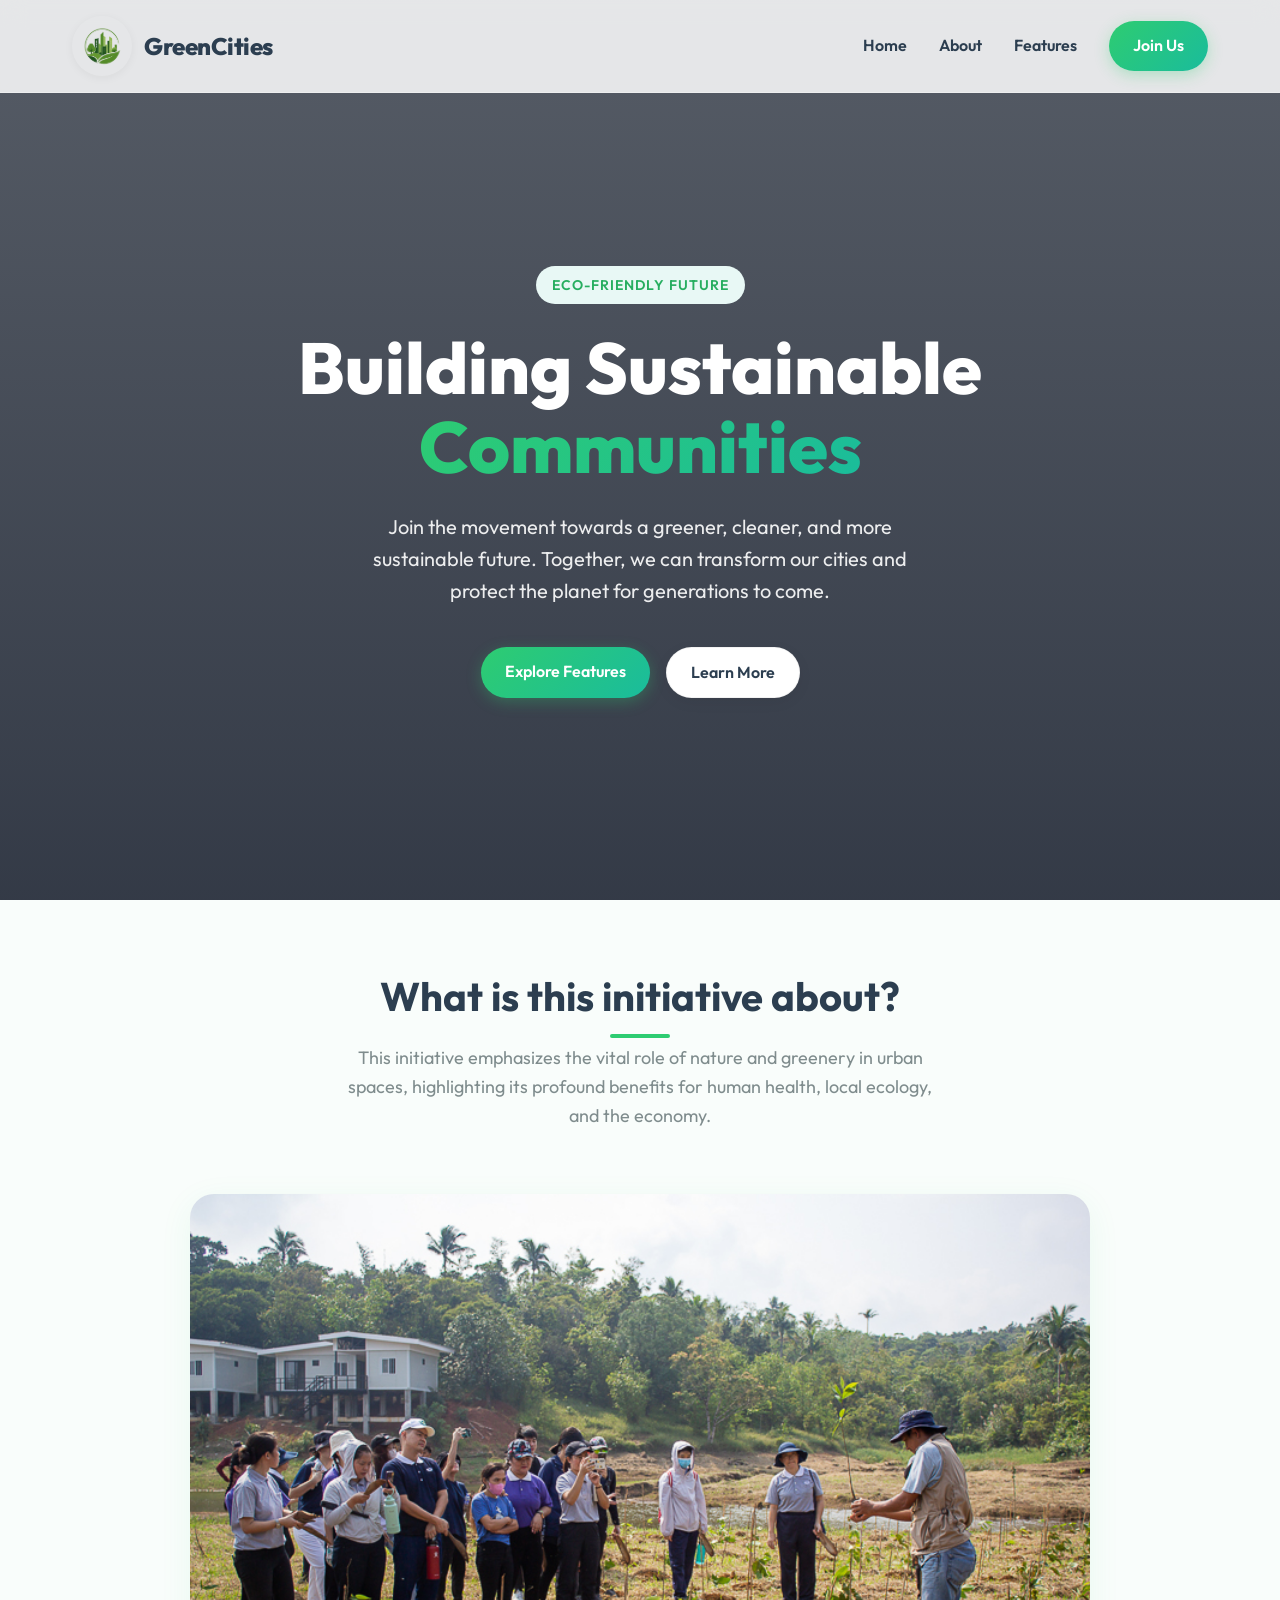
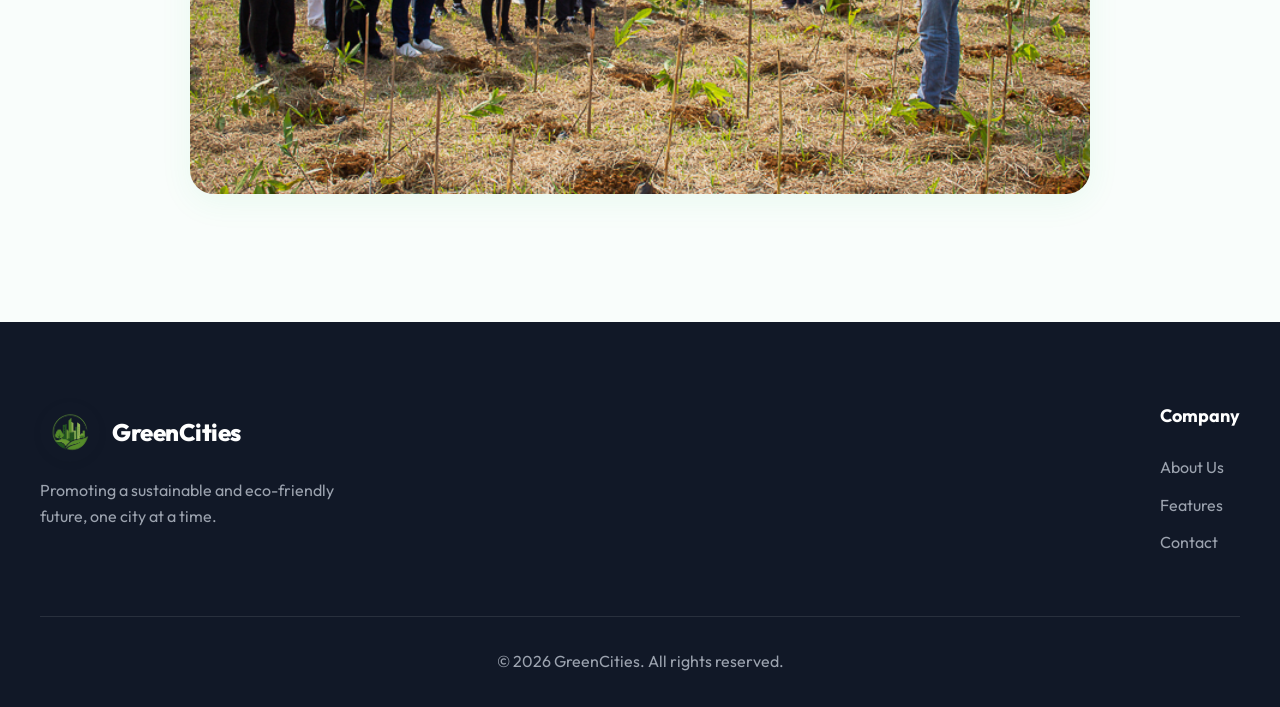
<file: index.html>
<!DOCTYPE html>
<html lang="en">

<head>
    <meta charset="UTF-8">
    <meta name="viewport" content="width=device-width, initial-scale=1.0">
    <meta name="description" content="GreenCities - Promoting a sustainable future through eco-friendly initiatives.">
    <title>GreenCities | Sustainability for a Better Tomorrow</title>
    <link rel="preconnect" href="https://fonts.googleapis.com">
    <link rel="preconnect" href="https://fonts.gstatic.com" crossorigin>
    <link href="https://fonts.googleapis.com/css2?family=Outfit:wght@300;400;600;800&display=swap" rel="stylesheet">
    <link rel="stylesheet" href="style.css">
</head>

<body>
    <header class="glass-header">
        <div class="header-container">
            <div class="logo-space">
                <img src="images/GreenCitiesLogo.png" alt="GreenCities Logo" class="logo">
                <span class="logo-text">GreenCities</span>
            </div>
            <nav>
                <ul class="nav-links">
                    <li><a href="index.html">Home</a></li>
                    <li><a href="about.html">About</a></li>
                    <li><a href="features.html">Features</a></li>
                    <li><a href="contact.html" class="btn-primary">Join Us</a></li>
                </ul>
            </nav>
        </div>
    </header>

    <main>
        <section id="home" class="hero">
            <div class="hero-content">
                <div class="badge">Eco-Friendly Future</div>
                <h1>Building Sustainable <span class="highlight">Communities</span></h1>
                <p>Join the movement towards a greener, cleaner, and more sustainable future. Together, we can transform
                    our cities and protect the planet for generations to come.</p>
                <div class="hero-actions">
                    <a href="features.html" class="btn-primary">Explore Features</a>
                    <a href="about.html" class="btn-secondary">Learn More</a>
                </div>
            </div>
        </section>

        <section id="initiatives" class="initiative-section">
            <div class="initiative-container">
                <div class="section-header">
                    <h2>What is this initiative about?</h2>
                    <p>This initiative emphasizes the vital role of nature and greenery in urban spaces, highlighting
                        its profound benefits for human health, local ecology, and the economy.</p>
                </div>
            </div>
            <div class="initiative-image-wrapper">
                <img src="images/initiative.jpg" alt="Community tree planting initiative">
            </div>
        </section>
    </main>

    <footer>
        <div class="footer-content">
            <div class="footer-brand">
                <div class="logo-space footer-logo">
                    <img src="images/GreenCitiesLogo.png" alt="GreenCities Logo" class="logo">
                    <span class="logo-text">GreenCities</span>
                </div>
                <p>Promoting a sustainable and eco-friendly future, one city at a time.</p>
            </div>
            <div class="footer-links">
                <div class="link-group">
                    <h4>Company</h4>
                    <a href="about.html">About Us</a>
                    <a href="features.html">Features</a>
                    <a href="contact.html">Contact</a>
                </div>

            </div>
        </div>
        <div class="footer-bottom">
            <p>&copy; 2026 GreenCities. All rights reserved.</p>
        </div>
    </footer>
</body>

</html>
</file>
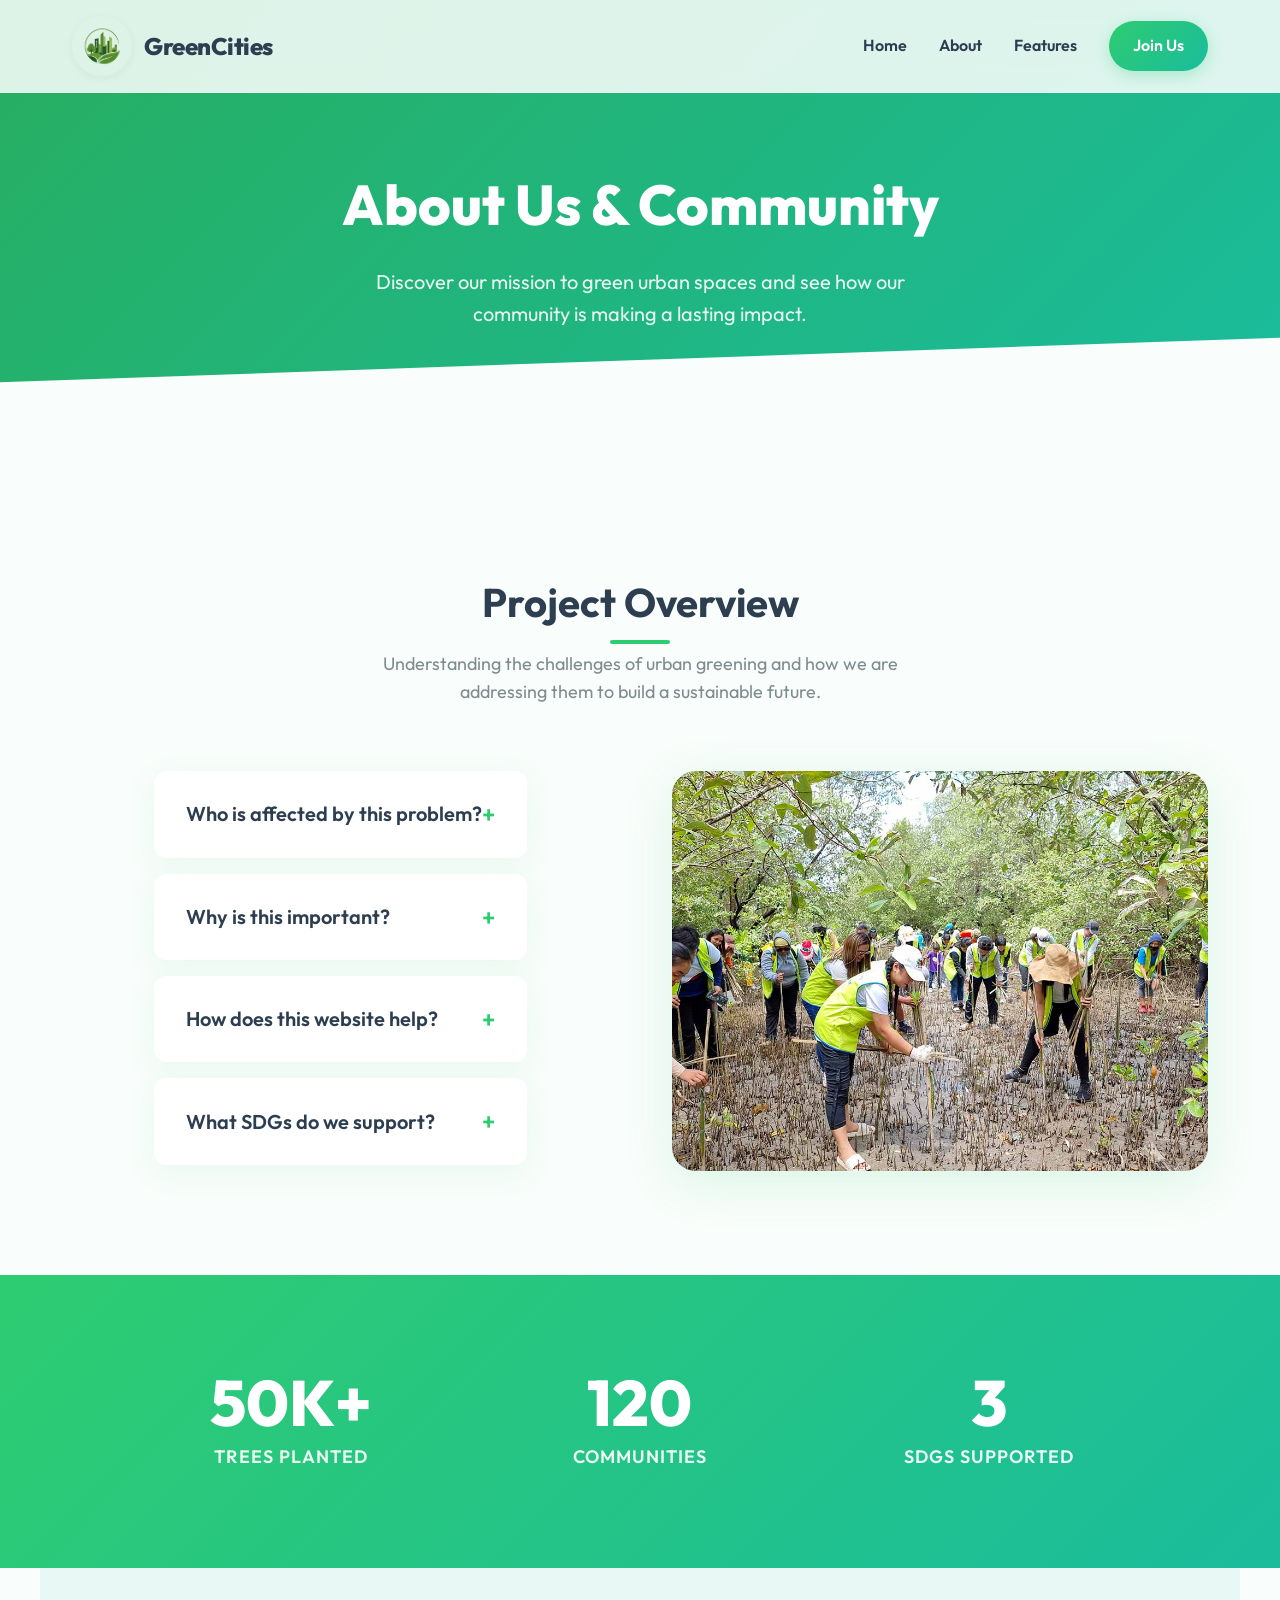
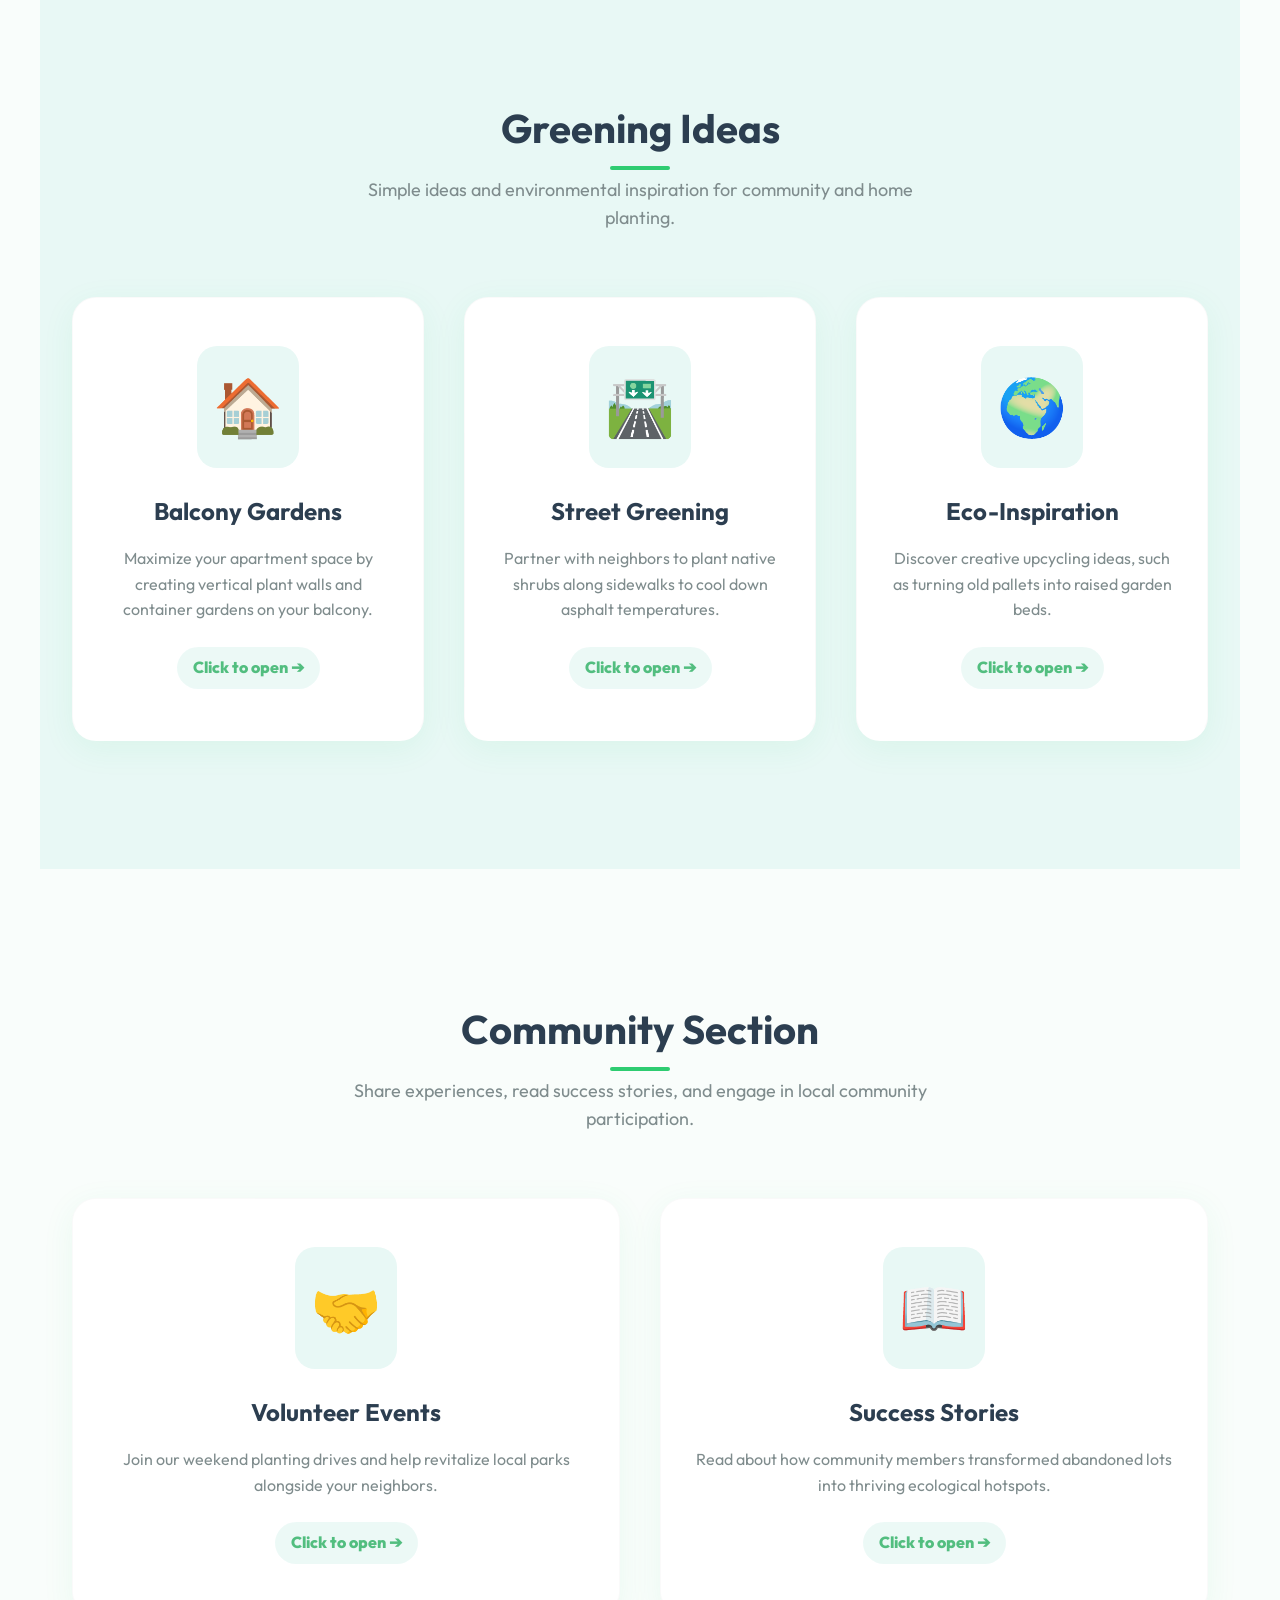
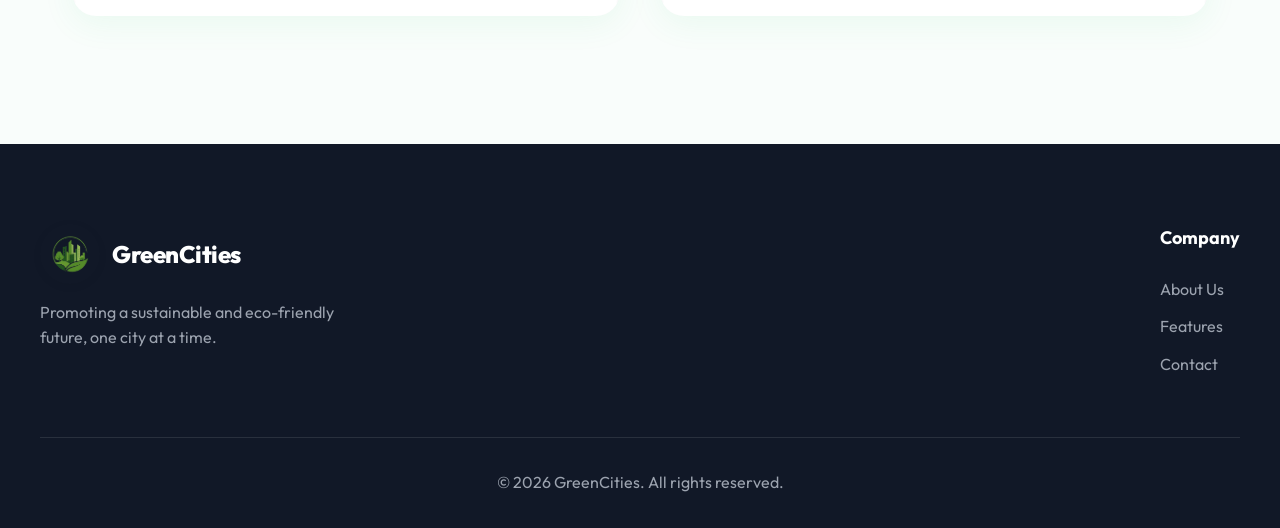
<file: about.html>
<!DOCTYPE html>
<html lang="en">

<head>
    <meta charset="UTF-8">
    <meta name="viewport" content="width=device-width, initial-scale=1.0">
    <meta name="description" content="GreenCities - About Us and Community.">
    <title>GreenCities | About Us</title>
    <link rel="preconnect" href="https://fonts.googleapis.com">
    <link rel="preconnect" href="https://fonts.gstatic.com" crossorigin>
    <link href="https://fonts.googleapis.com/css2?family=Outfit:wght@300;400;600;800&display=swap" rel="stylesheet">
    <link rel="stylesheet" href="style.css">
</head>

<body>
    <header class="glass-header">
        <div class="header-container">
            <div class="logo-space">
                <img src="images/GreenCitiesLogo.png" alt="GreenCities Logo" class="logo">
                <span class="logo-text">GreenCities</span>
            </div>
            <nav>
                <ul class="nav-links">
                    <li><a href="index.html">Home</a></li>
                    <li><a href="about.html">About</a></li>
                    <li><a href="features.html">Features</a></li>
                    <li><a href="contact.html" class="btn-primary">Join Us</a></li>
                </ul>
            </nav>
        </div>
    </header>

    <main>
        <section class="page-hero">
            <h1>About Us & Community</h1>
            <p>Discover our mission to green urban spaces and see how our community is making a lasting impact.</p>
        </section>

        <section id="our-mission" class="features" style="padding-bottom: 6rem;">
            <div class="section-header">
                <h2>Project Overview</h2>
                <p>Understanding the challenges of urban greening and how we are addressing them to build a sustainable
                    future.</p>
            </div>

            <div class="split-layout">
                <div class="accordion">
                    <details class="accordion-item">
                        <summary class="accordion-summary">Who is affected by this problem?</summary>
                        <div class="accordion-content">
                            <div class="accordion-inner">
                                <p><strong>Residents in hot, dry urban areas</strong> are the most affected, especially
                                    individuals and local volunteers eager to plant trees but lacking proper guidance.
                                    Without reliable information, local governments and environmental groups struggle to
                                    promote urban greening, ultimately leaving future generations to face worsening climate
                                    conditions and a lack of green spaces.</p>
                            </div>
                        </div>
                    </details>

                    <details class="accordion-item">
                        <summary class="accordion-summary">Why is this important?</summary>
                        <div class="accordion-content">
                            <div class="accordion-inner">
                                <p>Many people want to help the environment, but without clear guidance, they may choose the
                                    wrong plants or care for them incorrectly, leading to failed efforts. This impacts
                                    entire communities, making cities hotter, less sustainable, and highly vulnerable to
                                    climate change.</p>
                            </div>
                        </div>
                    </details>

                    <details class="accordion-item">
                        <summary class="accordion-summary">How does this website help?</summary>
                        <div class="accordion-content">
                            <div class="accordion-inner">
                                <p>We serve as a <strong>centralized platform</strong> providing clear, reliable guidance
                                    tailored for hot and dry climates. By offering step-by-step instructions, plant
                                    selection tools, visual tutorials, and interactive community features, we empower users
                                    to succeed in their sustainable urban development efforts.</p>
                            </div>
                        </div>
                    </details>

                    <details class="accordion-item">
                        <summary class="accordion-summary">What SDGs do we support?</summary>
                        <div class="accordion-content">
                            <div class="accordion-inner">
                                <ul style="list-style-position: inside; padding-top: 0.5rem;">
                                    <li style="margin-bottom: 0.5rem;"><strong>SDG 11 (Sustainable Cities):</strong>
                                        Promoting greener spaces to enhance public health and livability.</li>
                                    <li style="margin-bottom: 0.5rem;"><strong>SDG 13 (Climate Action):</strong> Reducing
                                        CO2 levels and mitigating urban heat through tree planting.</li>
                                    <li><strong>SDG 15 (Life on Land):</strong> Supporting biodiversity by restoring urban
                                        ecosystems with native plants.</li>
                                </ul>
                            </div>
                        </div>
                    </details>
                </div>
                <div class="split-image">
                    <img src="images/communityPlanting.jpg" alt="Community Planting">
                </div>
            </div>
        </section>

        <section class="impact-section">
            <div class="impact-grid">
                <div class="impact-card">
                    <h3>50K+</h3>
                    <p>Trees Planted</p>
                </div>
                <div class="impact-card">
                    <h3>120</h3>
                    <p>Communities</p>
                </div>
                <div class="impact-card">
                    <h3>3</h3>
                    <p>SDGs Supported</p>
                </div>
            </div>
        </section>
        <section id="greening-ideas" class="features" style="background-color: var(--primary-light);">
            <div class="section-header">
                <h2>Greening Ideas</h2>
                <p>Simple ideas and environmental inspiration for community and home planting.</p>
            </div>
            <div class="feature-grid">
                <a href="green-ideas.html#balcony-gardens" class="feature-link">
                    <div class="feature-card">
                        <div class="icon">🏠</div>
                        <h3>Balcony Gardens</h3>
                        <p>Maximize your apartment space by creating vertical plant walls and container gardens on your
                            balcony.</p>
                    </div>
                </a>
                <a href="green-ideas.html#street-greening" class="feature-link">
                    <div class="feature-card">
                        <div class="icon">🛣️</div>
                        <h3>Street Greening</h3>
                        <p>Partner with neighbors to plant native shrubs along sidewalks to cool down asphalt
                            temperatures.</p>
                    </div>
                </a>
                <a href="green-ideas.html#eco-inspiration" class="feature-link">
                    <div class="feature-card">
                        <div class="icon">🌍</div>
                        <h3>Eco-Inspiration</h3>
                        <p>Discover creative upcycling ideas, such as turning old pallets into raised garden beds.</p>
                    </div>
                </a>
            </div>
        </section>

        <section id="community" class="features">
            <div class="section-header">
                <h2>Community Section</h2>
                <p>Share experiences, read success stories, and engage in local community participation.</p>
            </div>
            <div class="feature-grid">
                <a href="volunteer-events.html" class="feature-link">
                    <div class="feature-card">
                        <div class="icon">🤝</div>
                        <h3>Volunteer Events</h3>
                        <p>Join our weekend planting drives and help revitalize local parks alongside your neighbors.
                        </p>
                    </div>
                </a>
                <a href="success-stories.html" class="feature-link">
                    <div class="feature-card">
                        <div class="icon">📖</div>
                        <h3>Success Stories</h3>
                        <p>Read about how community members transformed abandoned lots into thriving ecological
                            hotspots.</p>
                    </div>
                </a>
            </div>
        </section>
    </main>

    <footer>
        <div class="footer-content">
            <div class="footer-brand">
                <div class="logo-space footer-logo">
                    <img src="images/GreenCitiesLogo.png" alt="GreenCities Logo" class="logo">
                    <span class="logo-text">GreenCities</span>
                </div>
                <p>Promoting a sustainable and eco-friendly future, one city at a time.</p>
            </div>
            <div class="footer-links">
                <div class="link-group">
                    <h4>Company</h4>
                    <a href="about.html">About Us</a>
                    <a href="features.html">Features</a>
                    <a href="contact.html">Contact</a>
                </div>

            </div>
        </div>
        <div class="footer-bottom">
            <p>&copy; 2026 GreenCities. All rights reserved.</p>
        </div>
    </footer>



    <script>
        const accordions = document.querySelectorAll('.accordion-item');
        accordions.forEach(acc => {
            const summary = acc.querySelector('.accordion-summary');
            summary.addEventListener('click', (e) => {
                e.preventDefault();
                const isOpen = acc.hasAttribute('open');

                accordions.forEach(other => {
                    if (other !== acc && other.hasAttribute('open')) {
                        other.classList.remove('is-open');
                        setTimeout(() => other.removeAttribute('open'), 400);
                    }
                });

                if (isOpen) {
                    acc.classList.remove('is-open');
                    setTimeout(() => acc.removeAttribute('open'), 400);
                } else {
                    acc.setAttribute('open', '');
                    setTimeout(() => acc.classList.add('is-open'), 10);
                }
            });
        });
    </script>
</body>

</html>
</file>
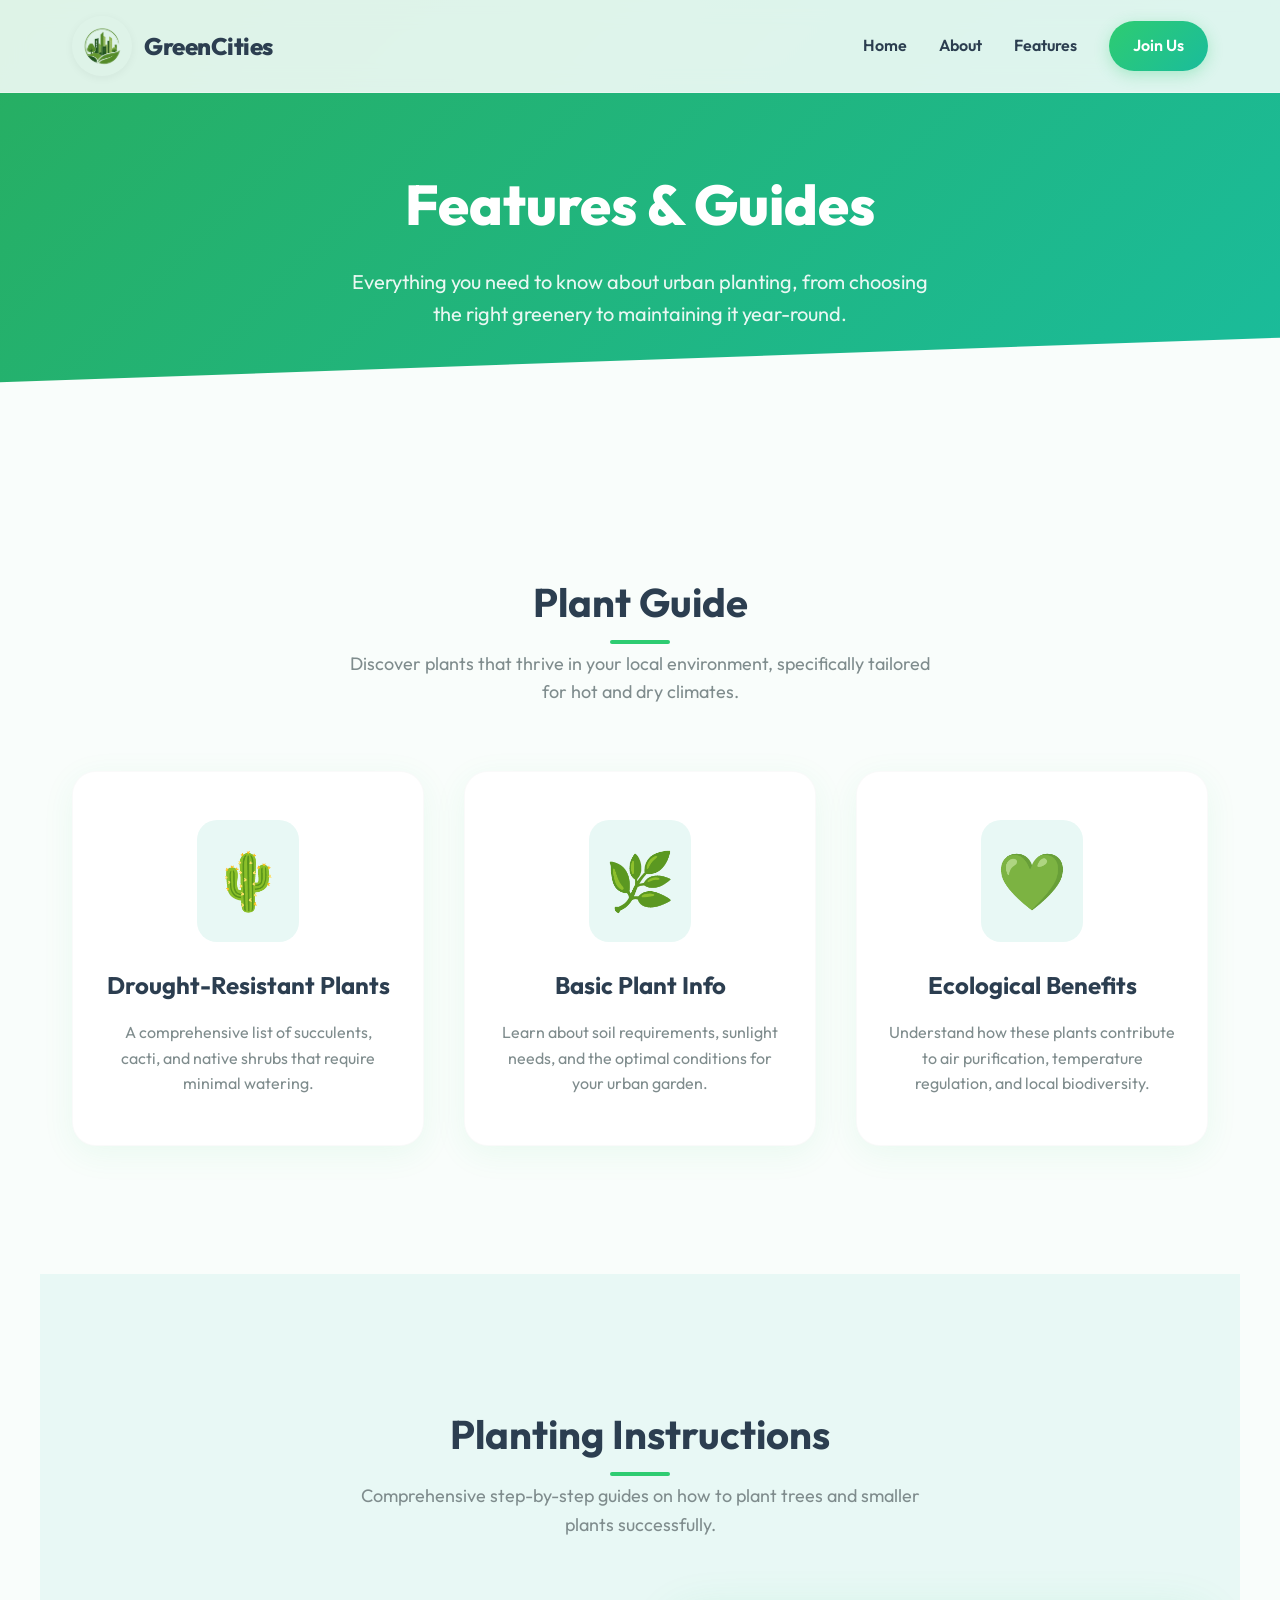
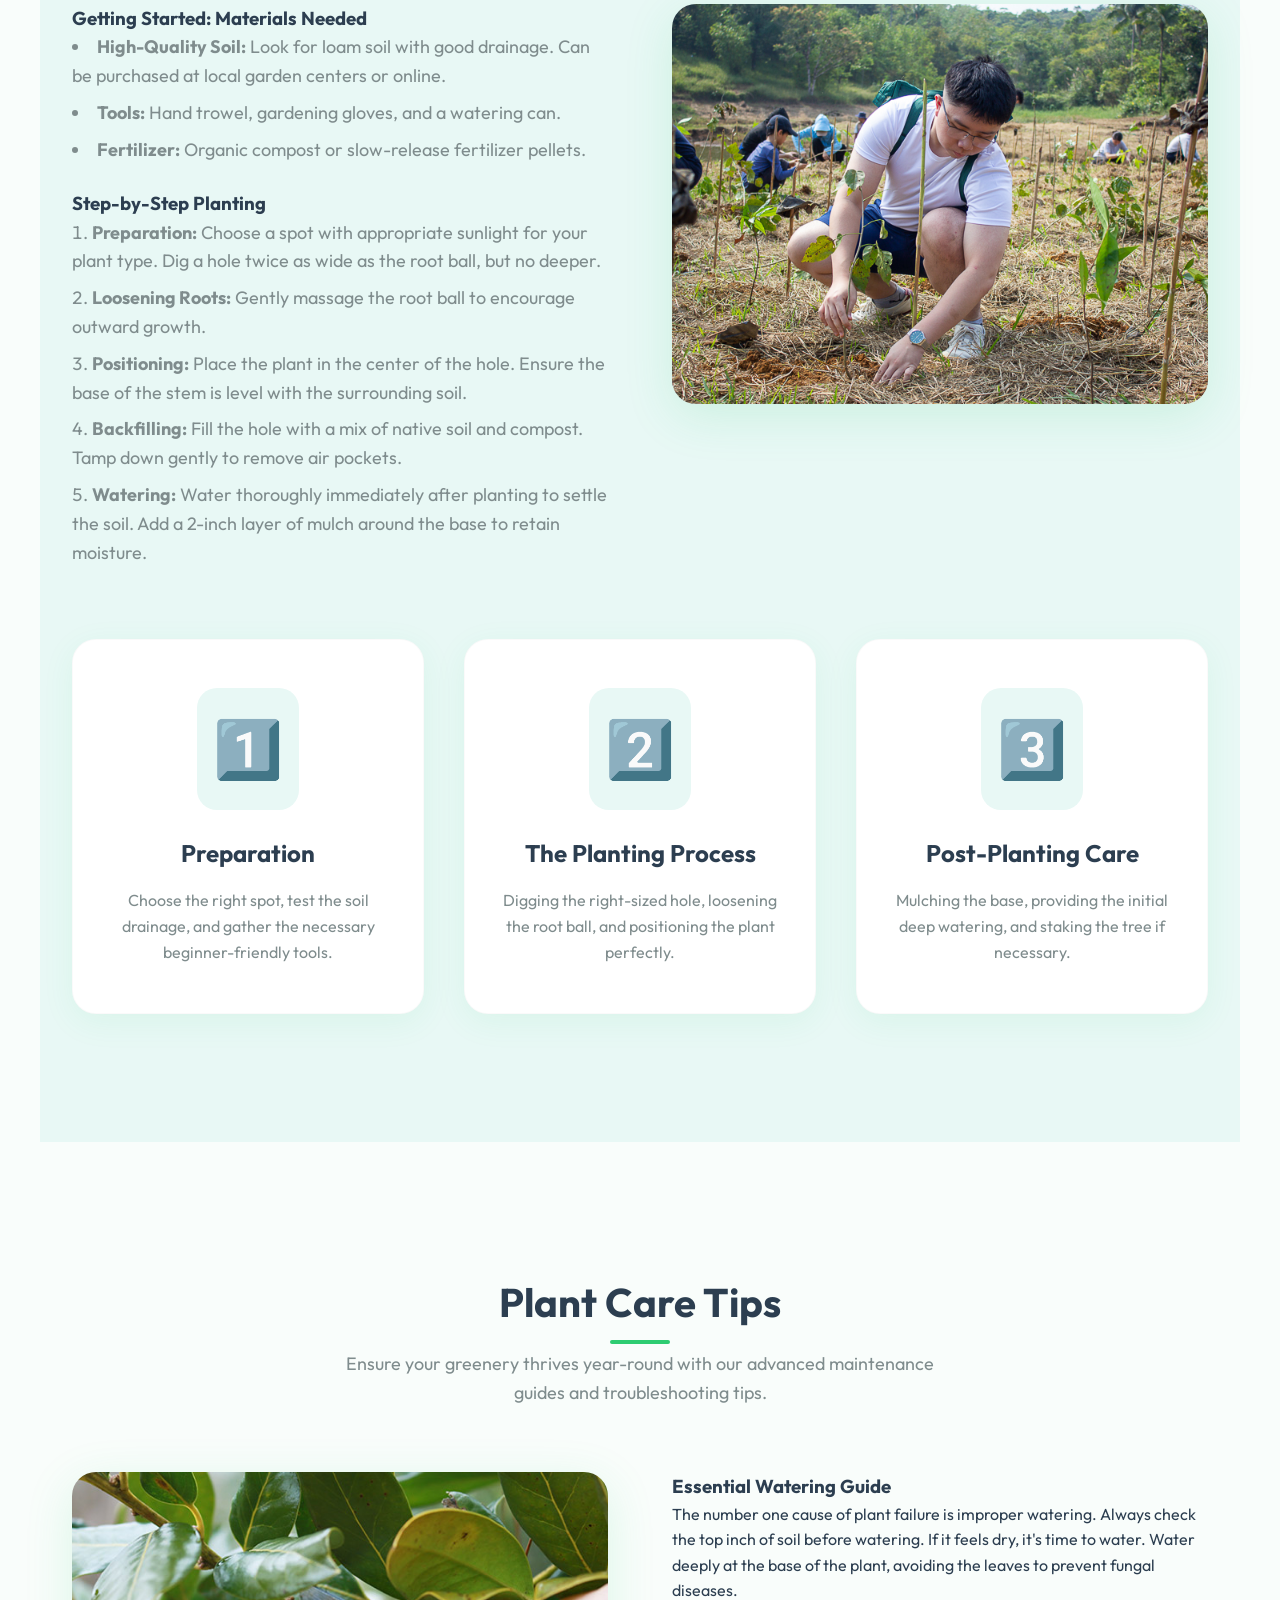
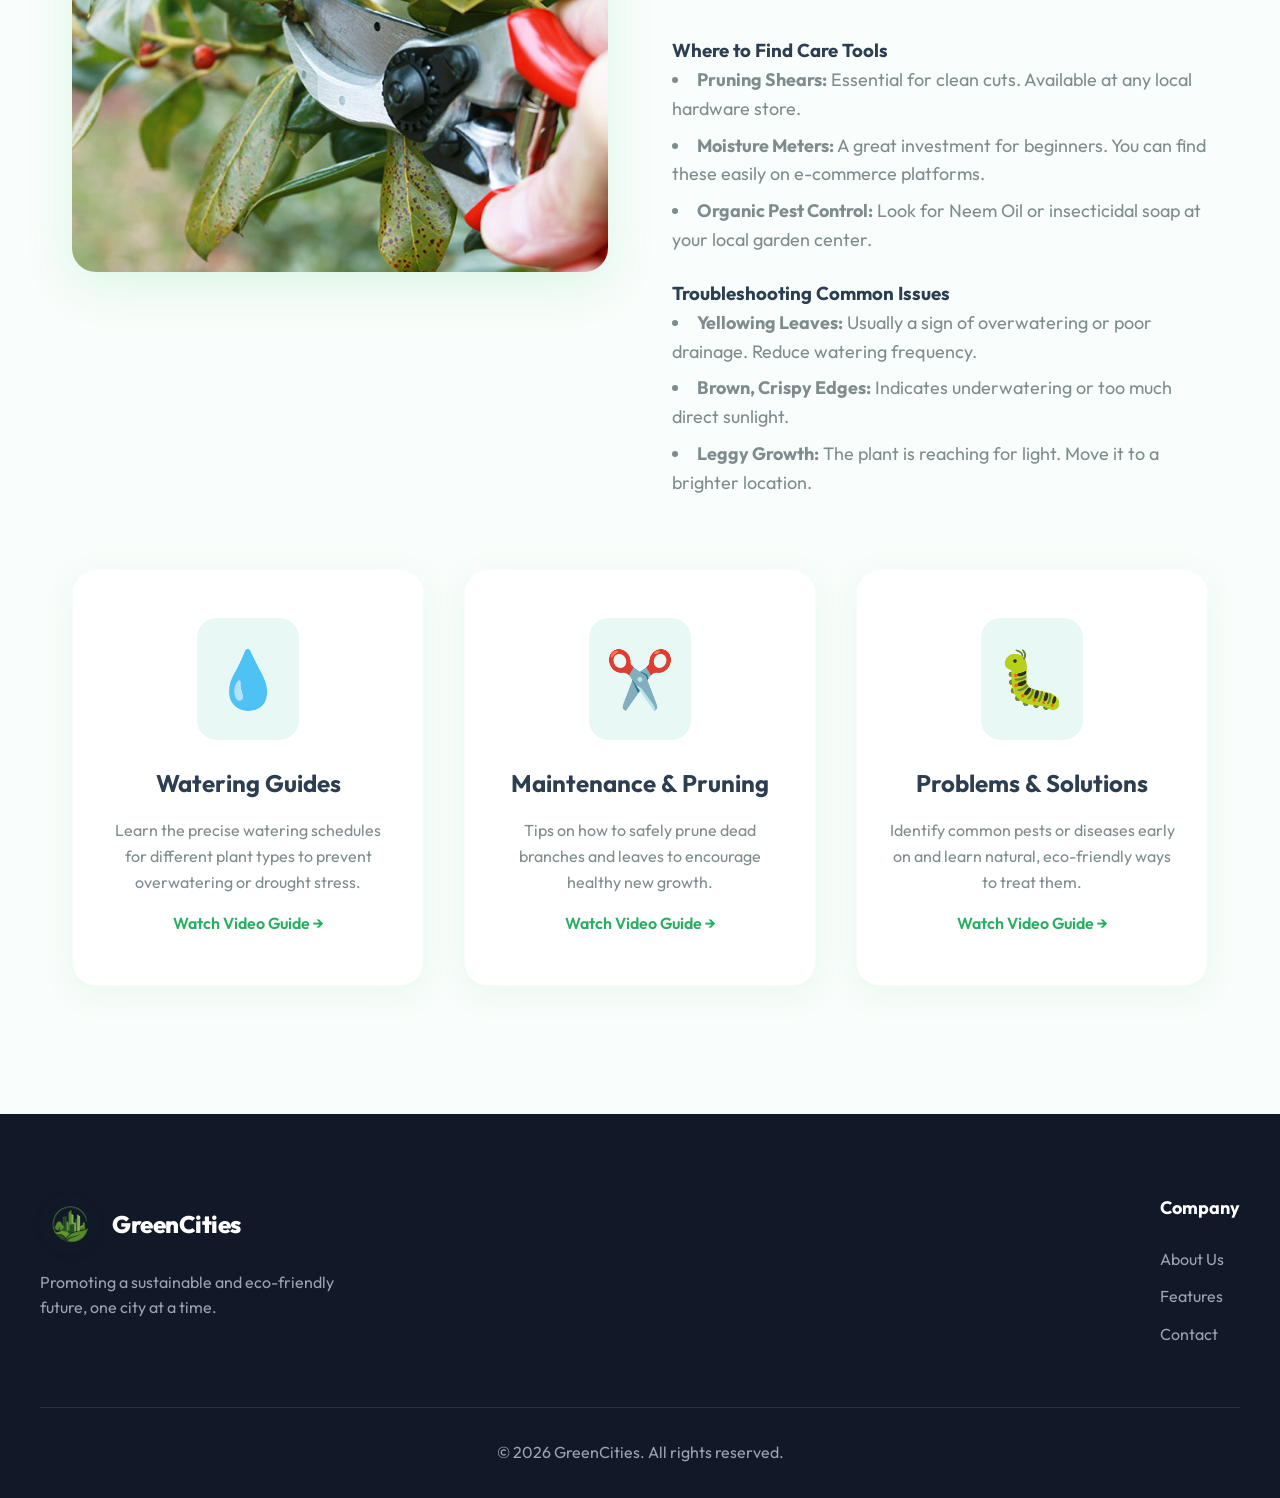
<file: features.html>
<!DOCTYPE html>
<html lang="en">

<head>
    <meta charset="UTF-8">
    <meta name="viewport" content="width=device-width, initial-scale=1.0">
    <meta name="description" content="GreenCities - Features and Guides.">
    <title>GreenCities | Features</title>
    <link rel="preconnect" href="https://fonts.googleapis.com">
    <link rel="preconnect" href="https://fonts.gstatic.com" crossorigin>
    <link href="https://fonts.googleapis.com/css2?family=Outfit:wght@300;400;600;800&display=swap" rel="stylesheet">
    <link rel="stylesheet" href="style.css">
</head>

<body>
    <header class="glass-header">
        <div class="header-container">
            <div class="logo-space">
                <img src="images/GreenCitiesLogo.png" alt="GreenCities Logo" class="logo">
                <span class="logo-text">GreenCities</span>
            </div>
            <nav>
                <ul class="nav-links">
                    <li><a href="index.html">Home</a></li>
                    <li><a href="about.html">About</a></li>
                    <li><a href="features.html">Features</a></li>
                    <li><a href="contact.html" class="btn-primary">Join Us</a></li>
                </ul>
            </nav>
        </div>
    </header>

    <main>
        <section class="page-hero">
            <h1>Features & Guides</h1>
            <p>Everything you need to know about urban planting, from choosing the right greenery to maintaining it
                year-round.</p>
        </section>

        <section id="plant-guide" class="features">
            <div class="section-header">
                <h2>Plant Guide</h2>
                <p>Discover plants that thrive in your local environment, specifically tailored for hot and dry
                    climates.</p>
            </div>
            <div class="feature-grid">
                <div class="feature-card">
                    <div class="icon">🌵</div>
                    <h3>Drought-Resistant Plants</h3>
                    <p>A comprehensive list of succulents, cacti, and native shrubs that require minimal watering.</p>
                </div>
                <div class="feature-card">
                    <div class="icon">🌿</div>
                    <h3>Basic Plant Info</h3>
                    <p>Learn about soil requirements, sunlight needs, and the optimal conditions for your urban garden.
                    </p>
                </div>
                <div class="feature-card">
                    <div class="icon">💚</div>
                    <h3>Ecological Benefits</h3>
                    <p>Understand how these plants contribute to air purification, temperature regulation, and local
                        biodiversity.</p>
                </div>
            </div>
        </section>

        <section id="planting-instructions" class="features" style="background-color: var(--primary-light);">
            <div class="section-header">
                <h2>Planting Instructions</h2>
                <p>Comprehensive step-by-step guides on how to plant trees and smaller plants successfully.</p>
            </div>

            <div class="split-layout" style="margin-bottom: 4rem;">
                <div class="split-content">
                    <h3>Getting Started: Materials Needed</h3>
                    <ul class="content-list" style="margin-bottom: 1.5rem;">
                        <li><strong>High-Quality Soil:</strong> Look for loam soil with good drainage. Can be purchased
                            at local garden centers or online.</li>
                        <li><strong>Tools:</strong> Hand trowel, gardening gloves, and a watering can.</li>
                        <li><strong>Fertilizer:</strong> Organic compost or slow-release fertilizer pellets.</li>
                    </ul>

                    <h3>Step-by-Step Planting</h3>
                    <ol class="content-list" style="margin-bottom: 0;">
                        <li><strong>Preparation:</strong> Choose a spot with appropriate sunlight for your plant type.
                            Dig a hole twice as wide as the root ball, but no deeper.</li>
                        <li><strong>Loosening Roots:</strong> Gently massage the root ball to encourage outward growth.
                        </li>
                        <li><strong>Positioning:</strong> Place the plant in the center of the hole. Ensure the base of
                            the stem is level with the surrounding soil.</li>
                        <li><strong>Backfilling:</strong> Fill the hole with a mix of native soil and compost. Tamp down
                            gently to remove air pockets.</li>
                        <li><strong>Watering:</strong> Water thoroughly immediately after planting to settle the soil.
                            Add a 2-inch layer of mulch around the base to retain moisture.</li>
                    </ol>
                </div>
                <div class="split-image">
                    <img src="images/planting-demo.jpg" alt="Detailed Planting Instructions"
                        style="border-radius: 24px; box-shadow: var(--shadow-hover);">
                </div>
            </div>

            <div class="feature-grid">
                <div class="feature-card">
                    <div class="icon">1️⃣</div>
                    <h3>Preparation</h3>
                    <p>Choose the right spot, test the soil drainage, and gather the necessary beginner-friendly tools.
                    </p>
                </div>
                <div class="feature-card">
                    <div class="icon">2️⃣</div>
                    <h3>The Planting Process</h3>
                    <p>Digging the right-sized hole, loosening the root ball, and positioning the plant perfectly.</p>
                </div>
                <div class="feature-card">
                    <div class="icon">3️⃣</div>
                    <h3>Post-Planting Care</h3>
                    <p>Mulching the base, providing the initial deep watering, and staking the tree if necessary.</p>
                </div>
            </div>
        </section>

        <section id="plant-care-tips" class="features">
            <div class="section-header">
                <h2>Plant Care Tips</h2>
                <p>Ensure your greenery thrives year-round with our advanced maintenance guides and troubleshooting
                    tips.</p>
            </div>

            <div class="split-layout" style="margin-bottom: 4rem;">
                <div class="split-image" style="order: -1;">
                    <img src="images/pruning.jpg" alt="Plant Care Tips"
                        style="border-radius: 24px; box-shadow: var(--shadow-hover);">
                </div>
                <div class="split-content">
                    <h3>Essential Watering Guide</h3>
                    <p>The number one cause of plant failure is improper watering. Always check the top inch of soil
                        before watering. If it feels dry, it's time to water. Water deeply at the base of the plant,
                        avoiding the leaves to prevent fungal diseases.</p>

                    <h3 style="margin-top: 2rem;">Where to Find Care Tools</h3>
                    <ul class="content-list" style="margin-bottom: 1.5rem;">
                        <li><strong>Pruning Shears:</strong> Essential for clean cuts. Available at any local hardware
                            store.</li>
                        <li><strong>Moisture Meters:</strong> A great investment for beginners. You can find these
                            easily on e-commerce platforms.</li>
                        <li><strong>Organic Pest Control:</strong> Look for Neem Oil or insecticidal soap at your local
                            garden center.</li>
                    </ul>

                    <h3>Troubleshooting Common Issues</h3>
                    <ul class="content-list" style="margin-bottom: 0;">
                        <li><strong>Yellowing Leaves:</strong> Usually a sign of overwatering or poor drainage. Reduce
                            watering frequency.</li>
                        <li><strong>Brown, Crispy Edges:</strong> Indicates underwatering or too much direct sunlight.
                        </li>
                        <li><strong>Leggy Growth:</strong> The plant is reaching for light. Move it to a brighter
                            location.</li>
                    </ul>
                </div>
            </div>

            <div class="feature-grid">
                <a href="https://www.youtube.com/results?search_query=how+to+water+plants+properly" target="_blank" class="feature-card"
                    style="text-decoration: none; color: inherit; display: block;">
                    <div class="icon">💧</div>
                    <h3>Watering Guides</h3>
                    <p>Learn the precise watering schedules for different plant types to prevent overwatering or drought
                        stress.</p>
                    <span
                        style="display: inline-block; margin-top: 1rem; color: var(--primary-dark); font-weight: 600;">Watch Video Guide &rarr;</span>
                </a>
                <a href="https://www.youtube.com/results?search_query=how+to+prune+plants+for+beginners" target="_blank" class="feature-card"
                    style="text-decoration: none; color: inherit; display: block;">
                    <div class="icon">✂️</div>
                    <h3>Maintenance & Pruning</h3>
                    <p>Tips on how to safely prune dead branches and leaves to encourage healthy new growth.</p>
                    <span
                        style="display: inline-block; margin-top: 1rem; color: var(--primary-dark); font-weight: 600;">Watch Video Guide &rarr;</span>
                </a>
                <a href="https://www.youtube.com/results?search_query=natural+eco-friendly+pest+control+plants" target="_blank" class="feature-card"
                    style="text-decoration: none; color: inherit; display: block;">
                    <div class="icon">🐛</div>
                    <h3>Problems & Solutions</h3>
                    <p>Identify common pests or diseases early on and learn natural, eco-friendly ways to treat them.
                    </p>
                    <span
                        style="display: inline-block; margin-top: 1rem; color: var(--primary-dark); font-weight: 600;">Watch Video Guide &rarr;</span>
                </a>
            </div>
        </section>
    </main>

    <footer>
        <div class="footer-content">
            <div class="footer-brand">
                <div class="logo-space footer-logo">
                    <img src="images/GreenCitiesLogo.png" alt="GreenCities Logo" class="logo">
                    <span class="logo-text">GreenCities</span>
                </div>
                <p>Promoting a sustainable and eco-friendly future, one city at a time.</p>
            </div>
            <div class="footer-links">
                <div class="link-group">
                    <h4>Company</h4>
                    <a href="about.html">About Us</a>
                    <a href="features.html">Features</a>
                    <a href="contact.html">Contact</a>
                </div>

            </div>
        </div>
        <div class="footer-bottom">
            <p>&copy; 2026 GreenCities. All rights reserved.</p>
        </div>
    </footer>
</body>

</html>
</file>
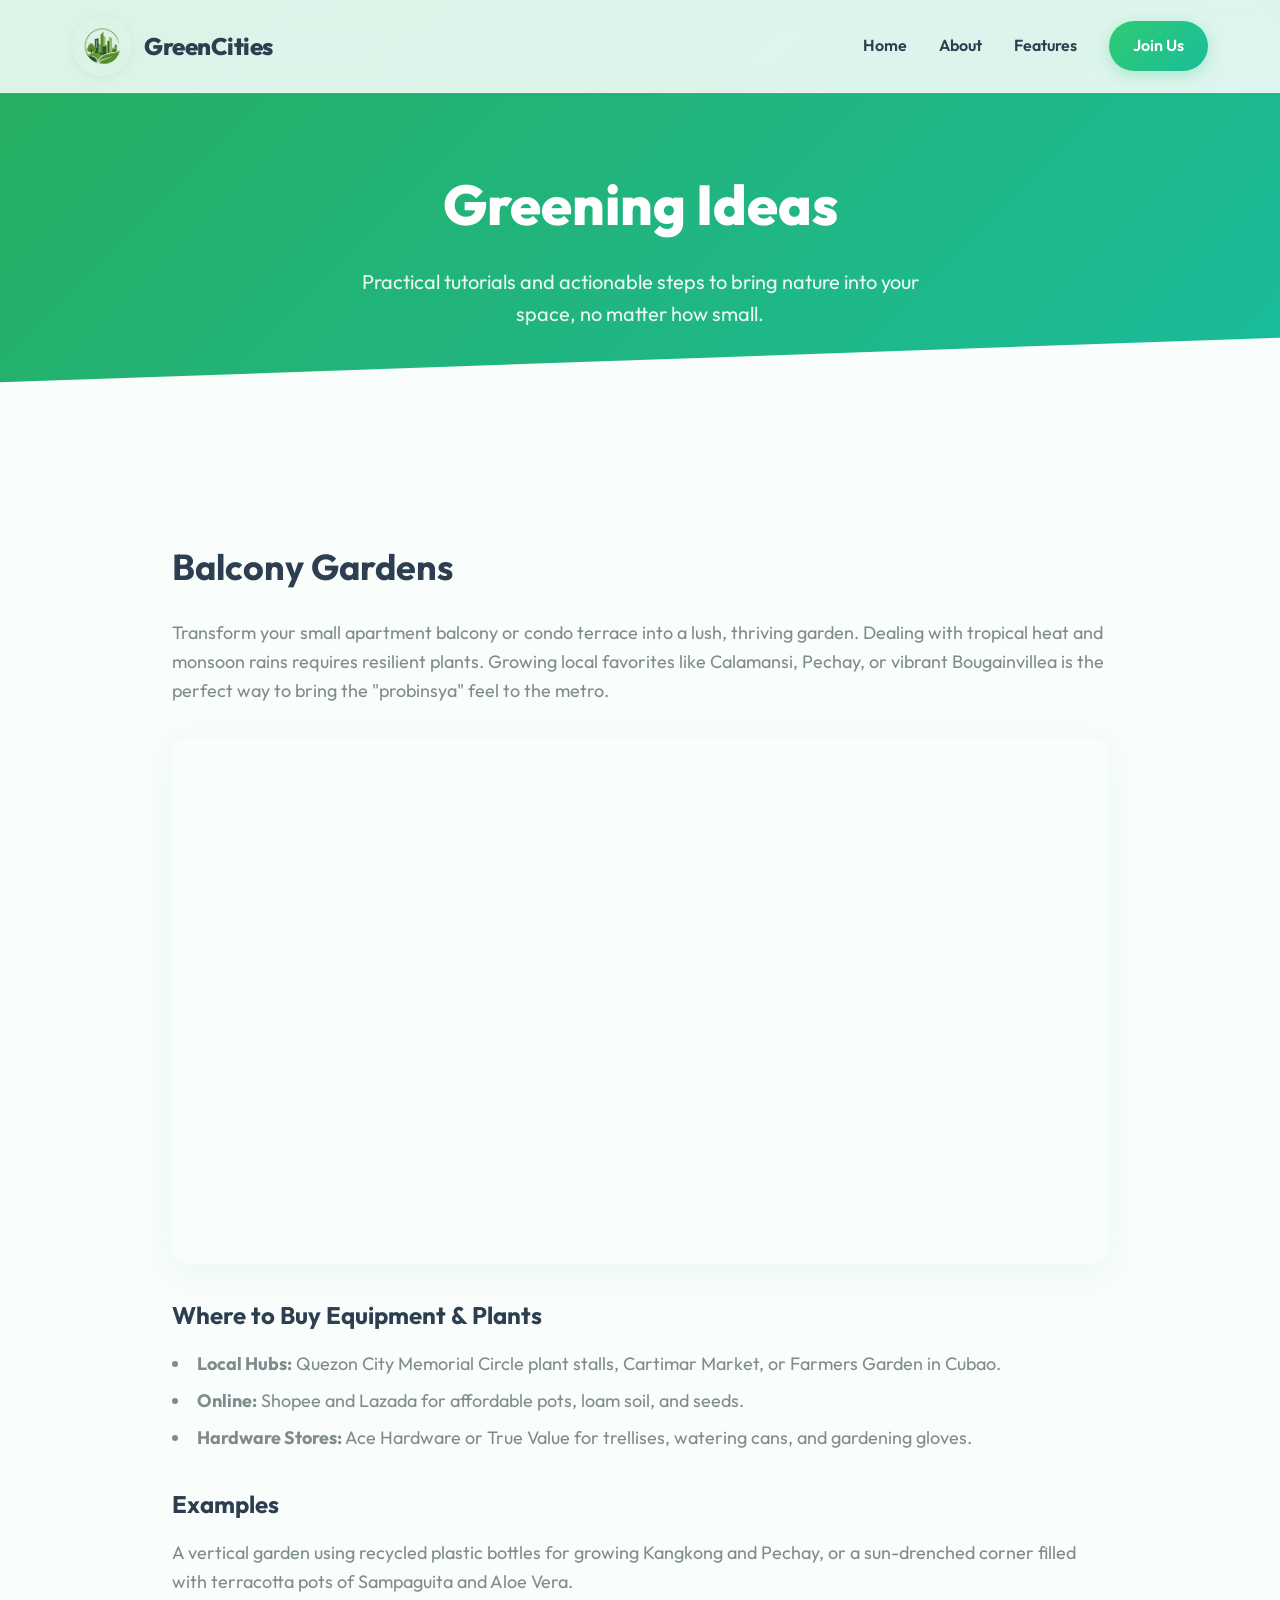
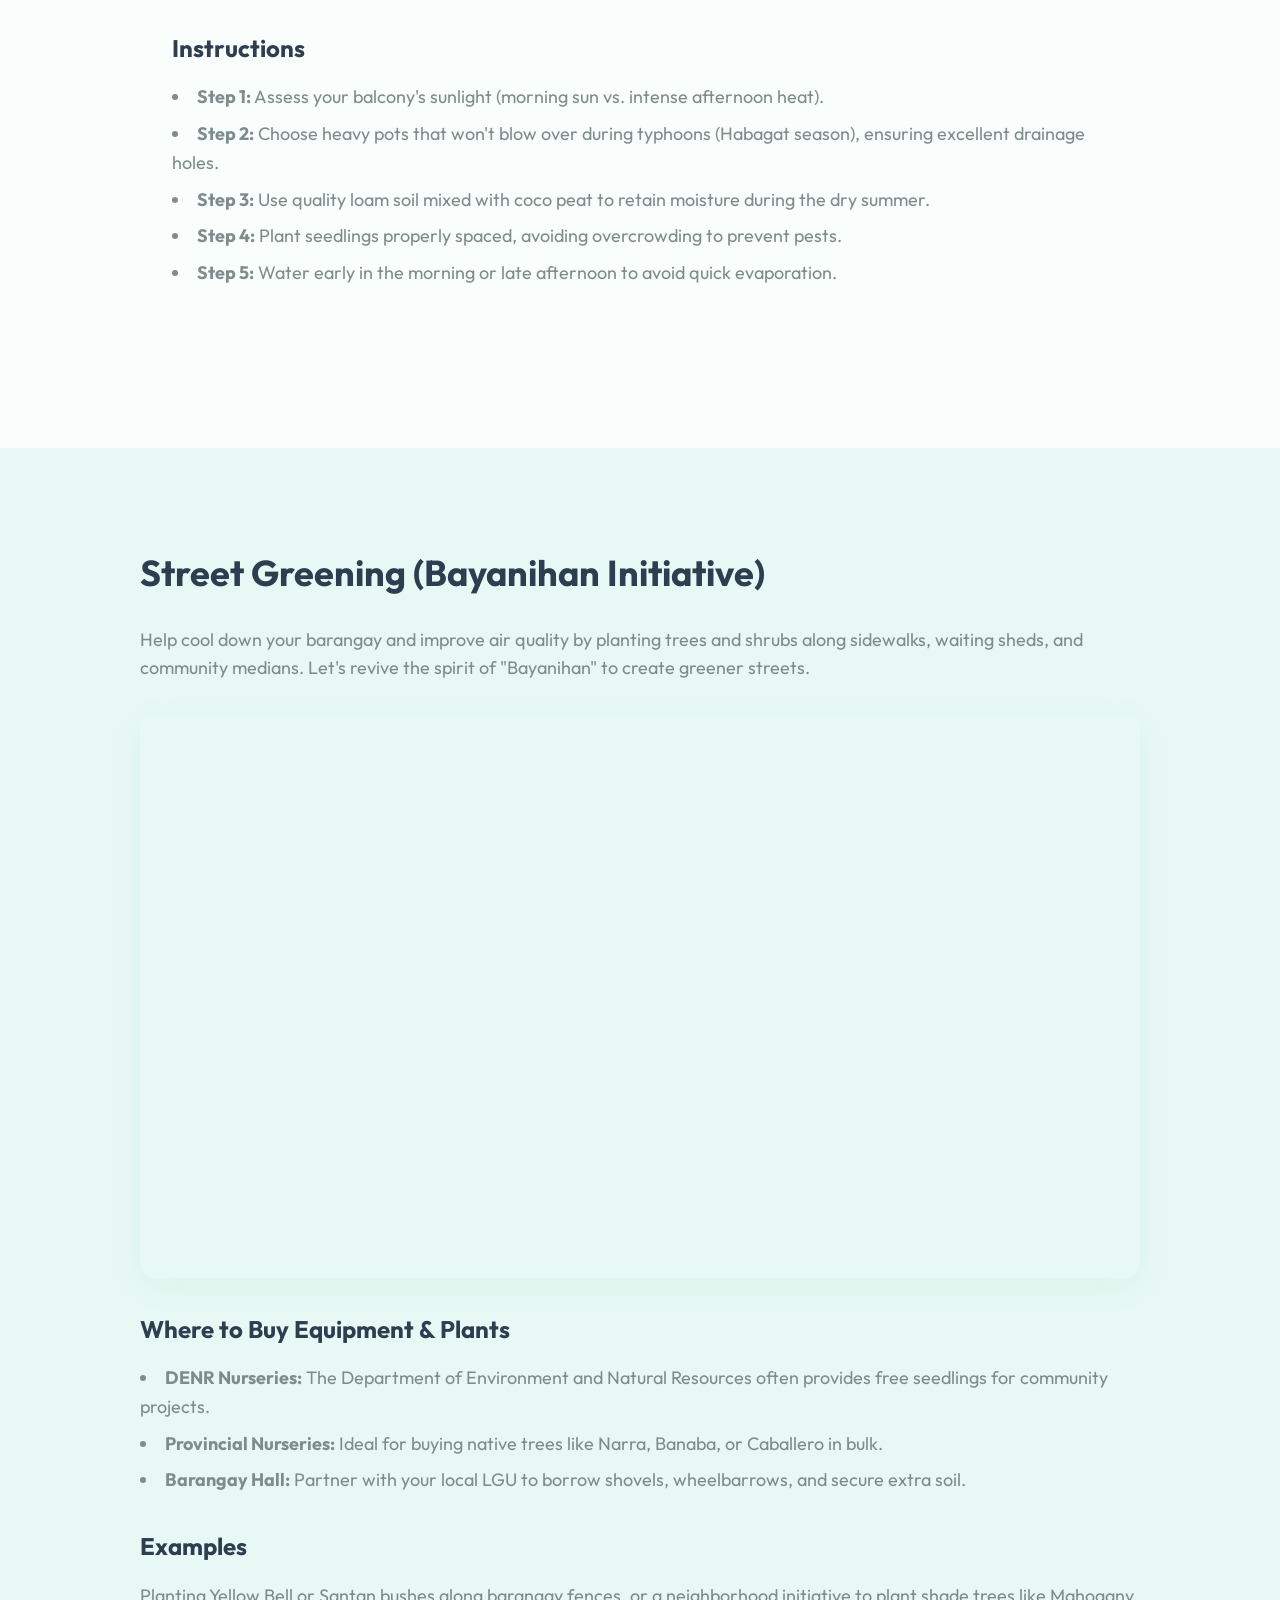
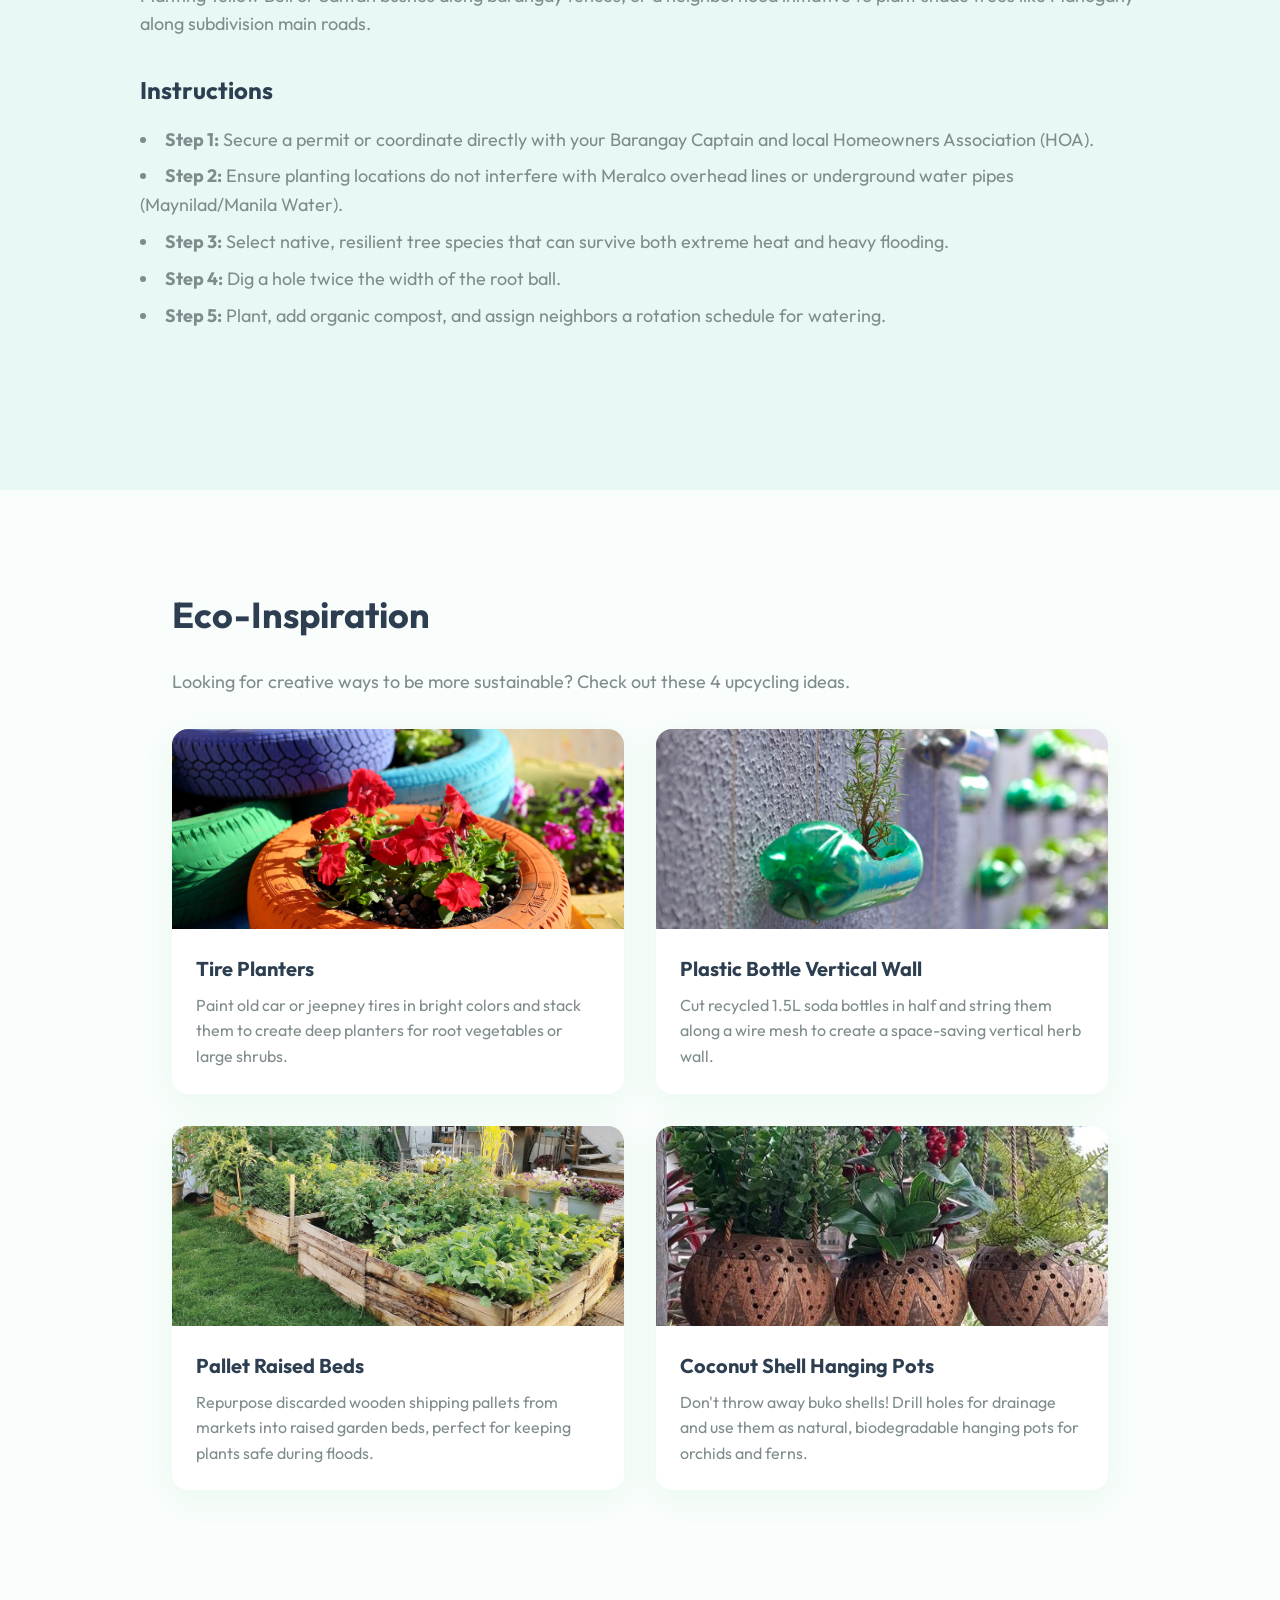
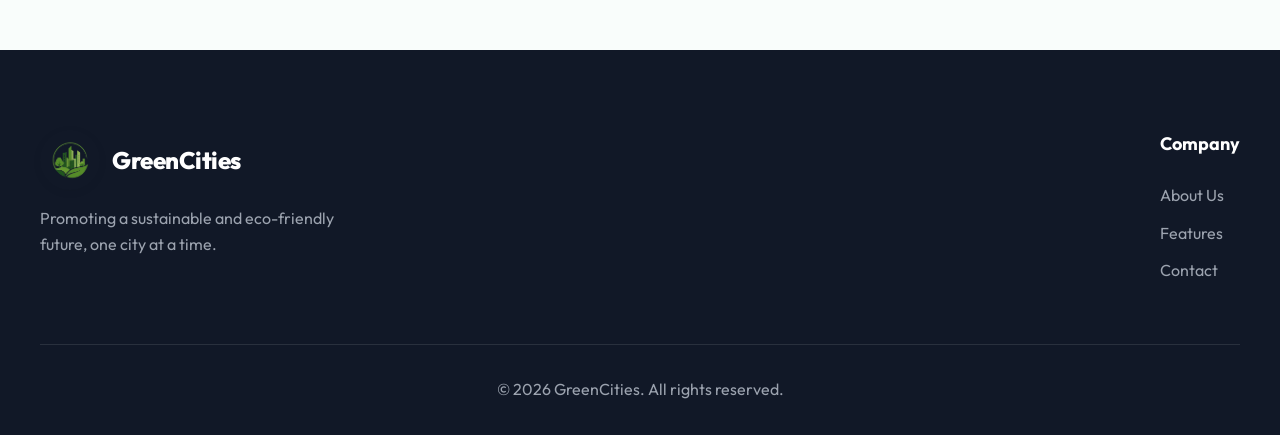
<file: green-ideas.html>
<!DOCTYPE html>
<html lang="en">

<head>
    <meta charset="UTF-8">
    <meta name="viewport" content="width=device-width, initial-scale=1.0">
    <meta name="description" content="GreenCities - Greening Ideas & Tutorials.">
    <title>GreenCities | Greening Ideas</title>
    <link rel="preconnect" href="https://fonts.googleapis.com">
    <link rel="preconnect" href="https://fonts.gstatic.com" crossorigin>
    <link href="https://fonts.googleapis.com/css2?family=Outfit:wght@300;400;600;800&display=swap" rel="stylesheet">
    <link rel="stylesheet" href="style.css">
</head>

<body>
    <header class="glass-header">
        <div class="header-container">
            <div class="logo-space">
                <img src="images/GreenCitiesLogo.png" alt="GreenCities Logo" class="logo">
                <span class="logo-text">GreenCities</span>
            </div>
            <nav>
                <ul class="nav-links">
                    <li><a href="index.html">Home</a></li>
                    <li><a href="about.html">About</a></li>
                    <li><a href="features.html">Features</a></li>
                    <li><a href="contact.html" class="btn-primary">Join Us</a></li>
                </ul>
            </nav>
        </div>
    </header>

    <main>
        <section class="page-hero">
            <h1>Greening Ideas</h1>
            <p>Practical tutorials and actionable steps to bring nature into your space, no matter how small.</p>
        </section>

        <section id="balcony-gardens" class="content-section">
            <div class="content-block">
                <h2>Balcony Gardens</h2>
                <p>Transform your small apartment balcony or condo terrace into a lush, thriving garden. Dealing with
                    tropical heat and monsoon rains requires resilient plants. Growing local favorites like Calamansi,
                    Pechay, or vibrant Bougainvillea is the perfect way to bring the "probinsya" feel to the metro.</p>

                <div class="video-container">
                    <!-- Placeholder YouTube Embed -->
                    <iframe width="560" height="315" src="https://www.youtube.com/embed/uEJ5WahSnFM?si=0HtAZ3I73wyXFLhN"
                        title="YouTube video player" frameborder="0"
                        allow="accelerometer; autoplay; clipboard-write; encrypted-media; gyroscope; picture-in-picture; web-share"
                        referrerpolicy="strict-origin-when-cross-origin" allowfullscreen></iframe>
                </div>

                <h3>Where to Buy Equipment & Plants</h3>
                <ul class="content-list">
                    <li><strong>Local Hubs:</strong> Quezon City Memorial Circle plant stalls, Cartimar Market, or
                        Farmers Garden in Cubao.</li>
                    <li><strong>Online:</strong> Shopee and Lazada for affordable pots, loam soil, and seeds.</li>
                    <li><strong>Hardware Stores:</strong> Ace Hardware or True Value for trellises, watering cans, and
                        gardening gloves.</li>
                </ul>

                <h3>Examples</h3>
                <p>A vertical garden using recycled plastic bottles for growing Kangkong and Pechay, or a sun-drenched
                    corner filled with terracotta pots of Sampaguita and Aloe Vera.</p>

                <h3>Instructions</h3>
                <ul class="content-list">
                    <li><strong>Step 1:</strong> Assess your balcony's sunlight (morning sun vs. intense afternoon
                        heat).</li>
                    <li><strong>Step 2:</strong> Choose heavy pots that won't blow over during typhoons (Habagat
                        season), ensuring excellent drainage holes.</li>
                    <li><strong>Step 3:</strong> Use quality loam soil mixed with coco peat to retain moisture during
                        the dry summer.</li>
                    <li><strong>Step 4:</strong> Plant seedlings properly spaced, avoiding overcrowding to prevent
                        pests.</li>
                    <li><strong>Step 5:</strong> Water early in the morning or late afternoon to avoid quick
                        evaporation.</li>
                </ul>
            </div>
        </section>

        <section id="street-greening" class="content-section"
            style="background-color: var(--primary-light); max-width: 100%; padding: 6rem 2rem;">
            <div style="max-width: 1000px; margin: 0 auto;">
                <div class="content-block">
                    <h2>Street Greening (Bayanihan Initiative)</h2>
                    <p>Help cool down your barangay and improve air quality by planting trees and shrubs along
                        sidewalks, waiting sheds, and community medians. Let's revive the spirit of "Bayanihan" to
                        create greener streets.</p>

                    <div class="video-container">
                        <!-- Placeholder YouTube Embed -->
                        <iframe width="560" height="315"
                            src="https://www.youtube.com/embed/APRPZrgTfZ4?si=lKNvpnqHv1RMliUl"
                            title="YouTube video player" frameborder="0"
                            allow="accelerometer; autoplay; clipboard-write; encrypted-media; gyroscope; picture-in-picture; web-share"
                            referrerpolicy="strict-origin-when-cross-origin" allowfullscreen></iframe>
                    </div>

                    <h3>Where to Buy Equipment & Plants</h3>
                    <ul class="content-list">
                        <li><strong>DENR Nurseries:</strong> The Department of Environment and Natural Resources often
                            provides free seedlings for community projects.</li>
                        <li><strong>Provincial Nurseries:</strong> Ideal for buying native trees like Narra, Banaba, or
                            Caballero in bulk.</li>
                        <li><strong>Barangay Hall:</strong> Partner with your local LGU to borrow shovels, wheelbarrows,
                            and secure extra soil.</li>
                    </ul>

                    <h3>Examples</h3>
                    <p>Planting Yellow Bell or Santan bushes along barangay fences, or a neighborhood initiative to
                        plant shade trees like Mahogany along subdivision main roads.</p>

                    <h3>Instructions</h3>
                    <ul class="content-list">
                        <li><strong>Step 1:</strong> Secure a permit or coordinate directly with your Barangay Captain
                            and local Homeowners Association (HOA).</li>
                        <li><strong>Step 2:</strong> Ensure planting locations do not interfere with Meralco overhead
                            lines or underground water pipes (Maynilad/Manila Water).</li>
                        <li><strong>Step 3:</strong> Select native, resilient tree species that can survive both extreme
                            heat and heavy flooding.</li>
                        <li><strong>Step 4:</strong> Dig a hole twice the width of the root ball.</li>
                        <li><strong>Step 5:</strong> Plant, add organic compost, and assign neighbors a rotation
                            schedule for watering.</li>
                    </ul>
                </div>
            </div>
        </section>

        <section id="eco-inspiration" class="content-section">
            <div class="content-block">
                <h2>Eco-Inspiration</h2>
                <p>Looking for creative ways to be more sustainable? Check out these 4 upcycling ideas.</p>

                <div class="eco-grid">
                    <div class="eco-card">
                        <div class="eco-image-window">
                            <!-- Image Window 1 -->
                            <img src="images/tire-planters.jpeg" alt="Eco Idea 1">
                        </div>
                        <div class="eco-content">
                            <h3>Tire Planters</h3>
                            <p>Paint old car or jeepney tires in bright colors and stack them to create deep planters
                                for root vegetables or large shrubs.</p>
                        </div>
                    </div>

                    <div class="eco-card">
                        <div class="eco-image-window">
                            <!-- Image Window 2 -->
                            <img src="images/bottle-plant.jpeg" alt="Eco Idea 2">
                        </div>
                        <div class="eco-content">
                            <h3>Plastic Bottle Vertical Wall</h3>
                            <p>Cut recycled 1.5L soda bottles in half and string them along a wire mesh to create a
                                space-saving vertical herb wall.</p>
                        </div>
                    </div>

                    <div class="eco-card">
                        <div class="eco-image-window">
                            <!-- Image Window 3 -->
                            <img src="images/pallet-plant.jpg" alt="Eco Idea 3">
                        </div>
                        <div class="eco-content">
                            <h3>Pallet Raised Beds</h3>
                            <p>Repurpose discarded wooden shipping pallets from markets into raised garden beds, perfect
                                for keeping plants safe during floods.</p>
                        </div>
                    </div>

                    <div class="eco-card">
                        <div class="eco-image-window">
                            <!-- Image Window 4 -->
                            <img src="images/coconut-plant.jpg" alt="Eco Idea 4">
                        </div>
                        <div class="eco-content">
                            <h3>Coconut Shell Hanging Pots</h3>
                            <p>Don't throw away buko shells! Drill holes for drainage and use them as natural,
                                biodegradable hanging pots for orchids and ferns.</p>
                        </div>
                    </div>
                </div>
            </div>
        </section>
    </main>

    <footer>
        <div class="footer-content">
            <div class="footer-brand">
                <div class="logo-space footer-logo">
                    <img src="images/GreenCitiesLogo.png" alt="GreenCities Logo" class="logo">
                    <span class="logo-text">GreenCities</span>
                </div>
                <p>Promoting a sustainable and eco-friendly future, one city at a time.</p>
            </div>
            <div class="footer-links">
                <div class="link-group">
                    <h4>Company</h4>
                    <a href="about.html">About Us</a>
                    <a href="features.html">Features</a>
                    <a href="contact.html">Contact</a>
                </div>

            </div>
        </div>
        <div class="footer-bottom">
            <p>&copy; 2026 GreenCities. All rights reserved.</p>
        </div>
    </footer>
</body>

</html>
</file>
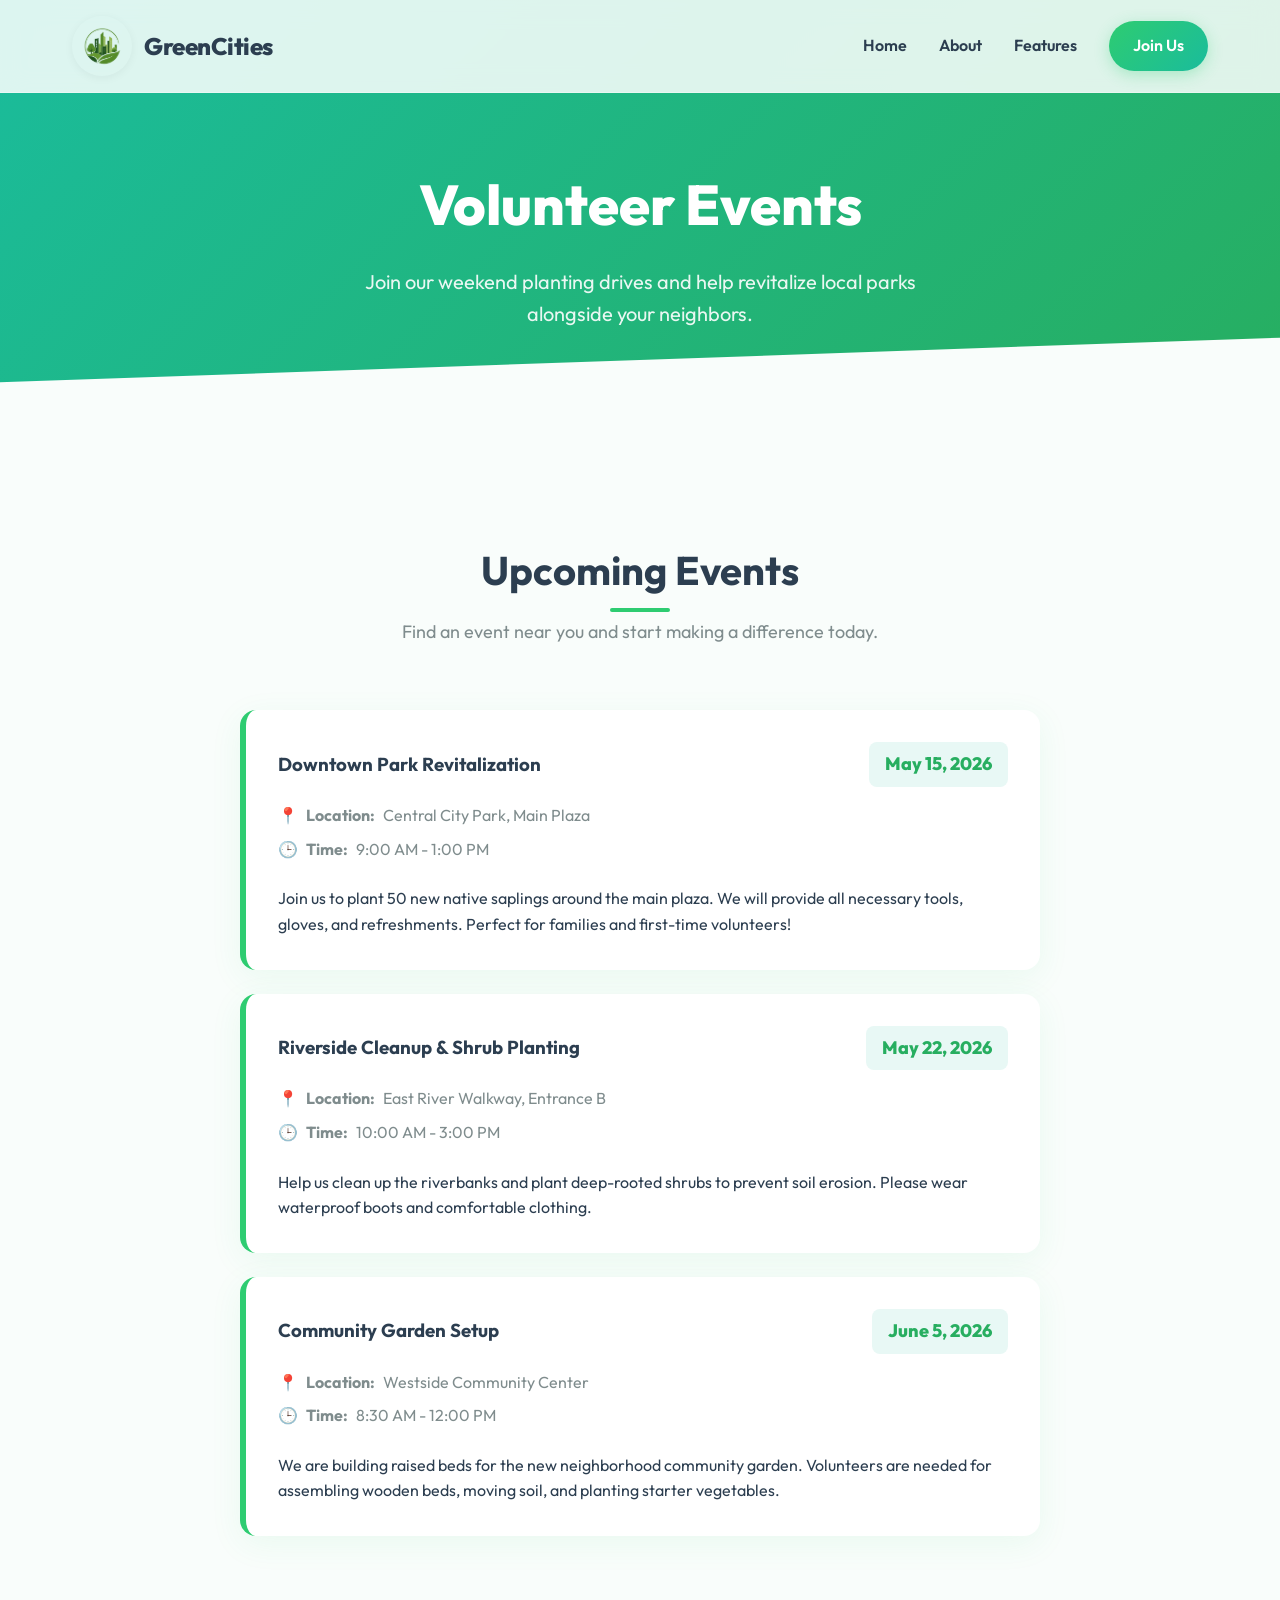
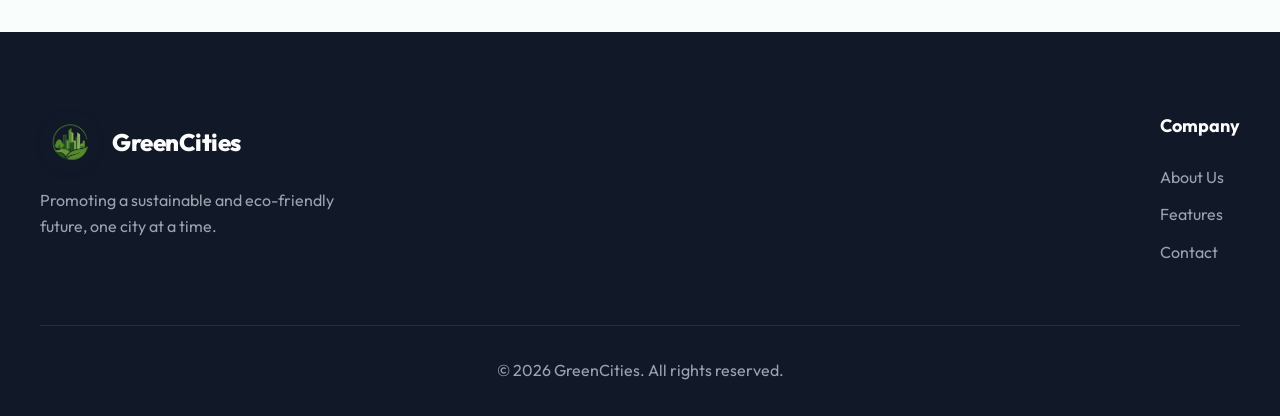
<file: volunteer-events.html>
<!DOCTYPE html>
<html lang="en">

<head>
    <meta charset="UTF-8">
    <meta name="viewport" content="width=device-width, initial-scale=1.0">
    <meta name="description" content="GreenCities - Upcoming Volunteer Events.">
    <title>GreenCities | Volunteer Events</title>
    <link rel="preconnect" href="https://fonts.googleapis.com">
    <link rel="preconnect" href="https://fonts.gstatic.com" crossorigin>
    <link href="https://fonts.googleapis.com/css2?family=Outfit:wght@300;400;600;800&display=swap" rel="stylesheet">
    <link rel="stylesheet" href="style.css">
</head>

<body>
    <header class="glass-header">
        <div class="header-container">
            <div class="logo-space">
                <img src="images/GreenCitiesLogo.png" alt="GreenCities Logo" class="logo">
                <span class="logo-text">GreenCities</span>
            </div>
            <nav>
                <ul class="nav-links">
                    <li><a href="index.html">Home</a></li>
                    <li><a href="about.html">About</a></li>
                    <li><a href="features.html">Features</a></li>
                    <li><a href="contact.html" class="btn-primary">Join Us</a></li>
                </ul>
            </nav>
        </div>
    </header>

    <main>
        <section class="page-hero" style="background: linear-gradient(135deg, var(--secondary) 0%, var(--primary-dark) 100%);">
            <h1>Volunteer Events</h1>
            <p>Join our weekend planting drives and help revitalize local parks alongside your neighbors.</p>
        </section>

        <section class="content-section">
            <div class="section-header">
                <h2>Upcoming Events</h2>
                <p>Find an event near you and start making a difference today.</p>
            </div>

            <div class="event-list">
                <div class="event-card">
                    <div class="event-header">
                        <h3>Downtown Park Revitalization</h3>
                        <div class="event-date">May 15, 2026</div>
                    </div>
                    <div class="event-details">
                        <p>📍 <strong>Location:</strong> Central City Park, Main Plaza</p>
                        <p>🕒 <strong>Time:</strong> 9:00 AM - 1:00 PM</p>
                    </div>
                    <p>Join us to plant 50 new native saplings around the main plaza. We will provide all necessary tools, gloves, and refreshments. Perfect for families and first-time volunteers!</p>
                </div>

                <div class="event-card">
                    <div class="event-header">
                        <h3>Riverside Cleanup & Shrub Planting</h3>
                        <div class="event-date">May 22, 2026</div>
                    </div>
                    <div class="event-details">
                        <p>📍 <strong>Location:</strong> East River Walkway, Entrance B</p>
                        <p>🕒 <strong>Time:</strong> 10:00 AM - 3:00 PM</p>
                    </div>
                    <p>Help us clean up the riverbanks and plant deep-rooted shrubs to prevent soil erosion. Please wear waterproof boots and comfortable clothing.</p>
                </div>

                <div class="event-card">
                    <div class="event-header">
                        <h3>Community Garden Setup</h3>
                        <div class="event-date">June 5, 2026</div>
                    </div>
                    <div class="event-details">
                        <p>📍 <strong>Location:</strong> Westside Community Center</p>
                        <p>🕒 <strong>Time:</strong> 8:30 AM - 12:00 PM</p>
                    </div>
                    <p>We are building raised beds for the new neighborhood community garden. Volunteers are needed for assembling wooden beds, moving soil, and planting starter vegetables.</p>
                </div>
            </div>
        </section>
    </main>

    <footer>
        <div class="footer-content">
            <div class="footer-brand">
                <div class="logo-space footer-logo">
                    <img src="images/GreenCitiesLogo.png" alt="GreenCities Logo" class="logo">
                    <span class="logo-text">GreenCities</span>
                </div>
                <p>Promoting a sustainable and eco-friendly future, one city at a time.</p>
            </div>
            <div class="footer-links">
                <div class="link-group">
                    <h4>Company</h4>
                    <a href="about.html">About Us</a>
                    <a href="features.html">Features</a>
                    <a href="contact.html">Contact</a>
                </div>

            </div>
        </div>
        <div class="footer-bottom">
            <p>&copy; 2026 GreenCities. All rights reserved.</p>
        </div>
    </footer>
</body>
</html>
</file>
<file: style.css>
:root {
    --primary: #2ECC71;
    --primary-dark: #27AE60;
    --primary-light: #E8F8F5;
    --secondary: #1ABC9C;
    --text-main: #2C3E50;
    --text-light: #7F8C8D;
    --bg-main: #F9FDFB;
    --white: #FFFFFF;
    --glass-bg: rgba(255, 255, 255, 0.85);
    --glass-border: rgba(255, 255, 255, 0.3);
    --shadow-soft: 0 8px 32px rgba(46, 204, 113, 0.08);
    --shadow-hover: 0 12px 48px rgba(46, 204, 113, 0.15);
    --transition: all 0.3s cubic-bezier(0.25, 0.8, 0.25, 1);
}

* {
    margin: 0;
    padding: 0;
    box-sizing: border-box;
}

html {
    scroll-behavior: smooth;
}

body {
    font-family: 'Outfit', sans-serif;
    color: var(--text-main);
    background-color: var(--bg-main);
    line-height: 1.6;
    overflow-x: hidden;
}

.glass-header {
    position: fixed;
    top: 0;
    left: 0;
    width: 100%;
    z-index: 1000;
    background: var(--glass-bg);
    backdrop-filter: blur(12px);
    -webkit-backdrop-filter: blur(12px);
    border-bottom: 1px solid var(--glass-border);
    transition: var(--transition);
}

.header-container {
    max-width: 1200px;
    margin: 0 auto;
    padding: 1rem 2rem;
    display: flex;
    justify-content: space-between;
    align-items: center;
}

.logo-space {
    display: flex;
    align-items: center;
    gap: 0.75rem;
    text-decoration: none;
}

.logo {
    height: 60px;
    width: auto;
    object-fit: contain;
    border-radius: 50%;
    box-shadow: 0 2px 10px rgba(0, 0, 0, 0.05);
}

.logo-text {
    font-size: 1.5rem;
    font-weight: 800;
    color: var(--text-main);
    letter-spacing: -0.5px;
}

nav .nav-links {
    display: flex;
    list-style: none;
    align-items: center;
    gap: 2rem;
}

nav a {
    text-decoration: none;
    color: var(--text-main);
    font-weight: 600;
    font-size: 1rem;
    transition: var(--transition);
    position: relative;
}

nav a:not(.btn-primary)::after {
    content: '';
    position: absolute;
    width: 0;
    height: 2px;
    bottom: -4px;
    left: 0;
    background-color: var(--primary);
    transition: var(--transition);
}

nav a:not(.btn-primary):hover::after {
    width: 100%;
}

nav a:not(.btn-primary):hover {
    color: var(--primary);
}

/* Buttons */
.btn-primary {
    background: linear-gradient(135deg, var(--primary), var(--secondary));
    color: var(--white) !important;
    padding: 0.75rem 1.5rem;
    border-radius: 50px;
    box-shadow: 0 4px 15px rgba(46, 204, 113, 0.3);
    font-weight: 600;
    text-decoration: none;
    transition: var(--transition);
    display: inline-block;
}

.btn-primary:hover {
    transform: translateY(-2px);
    box-shadow: 0 6px 20px rgba(46, 204, 113, 0.4);
    filter: brightness(0.9);
}

.btn-secondary {
    background: var(--white);
    color: var(--text-main);
    padding: 0.75rem 1.5rem;
    border-radius: 50px;
    font-weight: 600;
    text-decoration: none;
    transition: var(--transition);
    border: 1px solid rgba(0, 0, 0, 0.05);
    box-shadow: 0 4px 15px rgba(0, 0, 0, 0.05);
    display: inline-block;
}

.btn-secondary:hover {
    transform: translateY(-2px);
    box-shadow: 0 6px 20px rgba(0, 0, 0, 0.1);
    color: var(--primary);
    filter: brightness(0.95);
}

/* Page Hero */
.page-hero {
    padding: 10rem 2rem 5rem;
    background: linear-gradient(135deg, var(--primary-dark) 0%, var(--secondary) 100%);
    color: var(--white);
    text-align: center;
    margin-bottom: 2rem;
    position: relative;
    overflow: hidden;
}

.page-hero::after {
    content: '';
    position: absolute;
    bottom: -50px;
    left: 0;
    width: 100%;
    height: 100px;
    background: var(--bg-main);
    transform: skewY(-2deg);
}

.page-hero h1 {
    font-size: 3.5rem;
    font-weight: 800;
    margin-bottom: 1rem;
    position: relative;
    z-index: 2;
}

.page-hero p {
    font-size: 1.25rem;
    opacity: 0.9;
    max-width: 600px;
    margin: 0 auto;
    position: relative;
    z-index: 2;
}

/* Hero Section */
.hero {
    min-height: 100vh;
    display: flex;
    align-items: center;
    justify-content: center;
    position: relative;
    padding: 6rem 2rem 2rem;
    background-image: linear-gradient(rgba(17, 24, 39, 0.7), rgba(17, 24, 39, 0.85)), url('file:///C:/Users/Joshua/.gemini/antigravity/brain/66e5b6cf-9556-49b2-91f2-da88c25bc179/hero_bg_1777098120230.png');
    background-size: cover;
    background-position: center;
    background-attachment: fixed;
    text-align: center;
}

.hero-content {
    max-width: 800px;
    z-index: 2;
    animation: fadeInUp 1s ease-out;
}

.badge {
    display: inline-block;
    padding: 0.5rem 1rem;
    background: var(--primary-light);
    color: var(--primary-dark);
    border-radius: 50px;
    font-weight: 600;
    font-size: 0.875rem;
    margin-bottom: 1.5rem;
    letter-spacing: 1px;
    text-transform: uppercase;
}

.hero h1 {
    font-size: 4.5rem;
    font-weight: 800;
    line-height: 1.1;
    margin-bottom: 1.5rem;
    color: var(--white);
}

.hero h1 .highlight {
    background: linear-gradient(135deg, var(--primary), var(--secondary));
    -webkit-background-clip: text;
    -webkit-text-fill-color: transparent;
}

.hero p {
    font-size: 1.25rem;
    color: rgba(255, 255, 255, 0.9);
    margin-bottom: 2.5rem;
    max-width: 600px;
    margin-left: auto;
    margin-right: auto;
}

.hero-actions {
    display: flex;
    gap: 1rem;
    justify-content: center;
}

/* Features Section */
.features {
    padding: 8rem 2rem;
    max-width: 1200px;
    margin: 0 auto;
}

.section-header {
    text-align: center;
    margin-bottom: 4rem;
}

.section-header h2 {
    font-size: 2.5rem;
    color: var(--text-main);
    margin-bottom: 1rem;
    position: relative;
    display: inline-block;
}

.section-header h2::after {
    content: '';
    position: absolute;
    bottom: -10px;
    left: 50%;
    transform: translateX(-50%);
    width: 60px;
    height: 4px;
    background: var(--primary);
    border-radius: 2px;
}

.section-header p {
    color: var(--text-light);
    font-size: 1.125rem;
    max-width: 600px;
    margin: 0 auto;
}

.feature-grid {
    display: grid;
    grid-template-columns: repeat(auto-fit, minmax(300px, 1fr));
    gap: 2.5rem;
}

.feature-card {
    background: var(--white);
    padding: 3rem 2rem;
    border-radius: 24px;
    box-shadow: var(--shadow-soft);
    text-align: center;
    transition: var(--transition);
    border: 1px solid rgba(0, 0, 0, 0.02);
}

.feature-card:hover {
    transform: translateY(-10px);
    box-shadow: var(--shadow-hover);
}

.feature-card .icon {
    font-size: 3.5rem;
    margin-bottom: 1.5rem;
    display: inline-block;
    padding: 1rem;
    background: var(--primary-light);
    border-radius: 20px;
}

.feature-card h3 {
    font-size: 1.5rem;
    margin-bottom: 1rem;
    color: var(--text-main);
}

.feature-card p {
    color: var(--text-light);
}

/* Accordion */
.accordion {
    max-width: 800px;
    margin: 0 auto;
    display: flex;
    flex-direction: column;
    gap: 1rem;
}

.accordion-item {
    background: var(--white);
    border-radius: 12px;
    box-shadow: var(--shadow-soft);
    overflow: hidden;
    transition: box-shadow 0.3s cubic-bezier(0.25, 0.8, 0.25, 1);
}

.accordion-item:hover {
    box-shadow: var(--shadow-hover);
}

.accordion-summary {
    padding: 1.5rem 2rem;
    font-size: 1.25rem;
    font-weight: 600;
    color: var(--text-main);
    cursor: pointer;
    display: flex;
    justify-content: space-between;
    align-items: center;
    list-style: none;
}

.accordion-summary::-webkit-details-marker {
    display: none;
}

.accordion-summary::after {
    content: '+';
    font-size: 1.5rem;
    color: var(--primary);
    transition: var(--transition);
}

details[open] .accordion-summary::after {
    content: '-';
    transform: rotate(180deg);
}

.accordion-content {
    max-height: 0;
    overflow: hidden;
    transition: max-height 0.4s ease-in-out;
}

.accordion-inner {
    padding: 0 2rem 1.5rem;
    color: var(--text-light);
    line-height: 1.8;
}

details.is-open .accordion-content {
    max-height: 400px;
}

/* Split Layout */
.split-layout {
    display: grid;
    grid-template-columns: 1fr 1fr;
    gap: 4rem;
    align-items: flex-start;
    max-width: 1200px;
    margin: 0 auto;
}

.split-image img {
    width: 100%;
    height: 100%;
    object-fit: cover;
    border-radius: 24px;
    box-shadow: var(--shadow-hover);
    min-height: 400px;
}

@media (max-width: 900px) {
    .split-layout {
        grid-template-columns: 1fr;
    }
}


.impact-section {
    background: linear-gradient(135deg, var(--primary), var(--secondary));
    padding: 6rem 2rem;
    color: var(--white);
    text-align: center;
}

.impact-grid {
    display: grid;
    grid-template-columns: repeat(auto-fit, minmax(200px, 1fr));
    gap: 3rem;
    max-width: 1000px;
    margin: 0 auto;
}

.impact-card h3 {
    font-size: 4rem;
    font-weight: 800;
    margin-bottom: 0.5rem;
    line-height: 1;
}

.impact-card p {
    font-size: 1.125rem;
    font-weight: 600;
    text-transform: uppercase;
    letter-spacing: 1px;
    opacity: 0.9;
}

/* Initiative Section */
.initiative-section {
    padding: 4rem 2rem 8rem;
    max-width: 1200px;
    margin: 0 auto;
}

.initiative-image-wrapper {
    margin: 2rem auto 0;
    max-width: 900px;
    border-radius: 24px;
    overflow: hidden;
    box-shadow: var(--shadow-soft);
    transition: var(--transition);
}

.initiative-image-wrapper:hover {
    transform: translateY(-5px);
    box-shadow: var(--shadow-hover);
}

.initiative-image-wrapper img {
    width: 100%;
    height: auto;
    display: block;
}

/* Footer */
footer {
    background: #111827;
    color: var(--white);
    padding: 5rem 2rem 2rem;
}

.footer-content {
    max-width: 1200px;
    margin: 0 auto;
    display: flex;
    justify-content: space-between;
    flex-wrap: wrap;
    gap: 3rem;
    margin-bottom: 3rem;
}

.footer-brand {
    flex: 1;
    min-width: 300px;
}

.footer-logo .logo-text {
    color: var(--white);
}

.footer-brand p {
    color: #9CA3AF;
    margin-top: 1rem;
    max-width: 300px;
}

.footer-links {
    display: flex;
    gap: 4rem;
}

.link-group h4 {
    font-size: 1.125rem;
    margin-bottom: 1.5rem;
    color: var(--white);
}

.link-group a {
    display: block;
    color: #9CA3AF;
    text-decoration: none;
    margin-bottom: 0.75rem;
    transition: var(--transition);
}

.link-group a:hover {
    color: var(--primary);
    transform: translateX(5px);
}

.footer-bottom {
    max-width: 1200px;
    margin: 0 auto;
    padding-top: 2rem;
    border-top: 1px solid rgba(255, 255, 255, 0.1);
    text-align: center;
    color: #9CA3AF;
}

/* Feature Link (Clickable Cards) */
.feature-link {
    text-decoration: none;
    display: block;
    color: inherit;
    transition: var(--transition);
}

.feature-link .feature-card,
.story-card {
    border-bottom: 4px solid transparent;
}

.feature-link:hover .feature-card,
.story-card:hover {
    border-bottom: 4px solid var(--primary);
}

.feature-link .feature-card::after,
.story-card .story-content::after {
    content: 'Click to open ➔';
    display: inline-block;
    margin-top: 1.5rem;
    padding: 0.5rem 1rem;
    background: var(--primary-light);
    border-radius: 50px;
    font-weight: 800;
    color: var(--primary-dark);
    opacity: 0.8;
    transition: var(--transition);
}

.feature-link:hover .feature-card::after,
.story-card:hover .story-content::after {
    opacity: 1;
    background: var(--primary);
    color: var(--white);
    transform: translateX(5px);
}

/* Video Container for responsive iframe */
.video-container {
    position: relative;
    padding-bottom: 56.25%;
    /* 16:9 Aspect Ratio */
    height: 0;
    overflow: hidden;
    max-width: 100%;
    border-radius: 16px;
    box-shadow: var(--shadow-soft);
    margin: 2rem 0;
}

.video-container iframe {
    position: absolute;
    top: 0;
    left: 0;
    width: 100%;
    height: 100%;
    border: none;
}

/* Event List */
.event-list {
    display: flex;
    flex-direction: column;
    gap: 1.5rem;
    max-width: 800px;
    margin: 0 auto;
}

.event-card {
    background: var(--white);
    padding: 2rem;
    border-radius: 16px;
    box-shadow: var(--shadow-soft);
    display: flex;
    flex-direction: column;
    gap: 1rem;
    border-left: 6px solid var(--primary);
    transition: var(--transition);
}

.event-card:hover {
    transform: translateX(5px);
    box-shadow: var(--shadow-hover);
}

.event-header {
    display: flex;
    justify-content: space-between;
    align-items: center;
    flex-wrap: wrap;
    gap: 1rem;
}

.event-date {
    background: var(--primary-light);
    color: var(--primary-dark);
    padding: 0.5rem 1rem;
    border-radius: 8px;
    font-weight: 800;
    font-size: 1.125rem;
}

.event-details p {
    color: var(--text-light);
    margin-bottom: 0.5rem;
    display: flex;
    align-items: center;
    gap: 0.5rem;
}

/* Story Grid */
.story-grid {
    display: grid;
    grid-template-columns: repeat(auto-fit, minmax(320px, 1fr));
    gap: 2.5rem;
}

.story-card {
    background: var(--white);
    border-radius: 20px;
    overflow: hidden;
    box-shadow: var(--shadow-soft);
    transition: var(--transition);
    text-decoration: none;
    color: inherit;
    display: flex;
    flex-direction: column;
}

.story-card:hover {
    transform: translateY(-8px);
    box-shadow: var(--shadow-hover);
}

.story-image {
    width: 100%;
    height: 220px;
    object-fit: cover;
}

.story-content {
    padding: 2rem;
    flex: 1;
    display: flex;
    flex-direction: column;
}

.story-content h3 {
    margin-bottom: 1rem;
    font-size: 1.5rem;
    color: var(--text-main);
}

.story-content p {
    color: var(--text-light);
    margin-bottom: 1.5rem;
    flex: 1;
}

.story-author {
    display: flex;
    align-items: center;
    gap: 1rem;
    border-top: 1px solid rgba(0, 0, 0, 0.05);
    padding-top: 1rem;
}

.story-author img {
    width: 40px;
    height: 40px;
    border-radius: 50%;
    object-fit: cover;
}

.story-author span {
    font-weight: 600;
    color: var(--text-main);
}

/* Page Section Overrides for new pages */
.content-section {
    padding: 6rem 2rem;
    max-width: 1000px;
    margin: 0 auto;
}

.content-block {
    margin-bottom: 4rem;
}

.content-block h2 {
    font-size: 2.25rem;
    margin-bottom: 1.5rem;
    color: var(--text-main);
}

.content-block h3 {
    font-size: 1.5rem;
    margin-bottom: 1rem;
    margin-top: 2rem;
    color: var(--text-main);
}

.content-block p {
    color: var(--text-light);
    margin-bottom: 1.5rem;
    font-size: 1.125rem;
}

.content-list {
    list-style-position: inside;
    color: var(--text-light);
    margin-bottom: 2rem;
    font-size: 1.125rem;
}

.content-list li {
    margin-bottom: 0.5rem;
}


/* Eco Inspiration Grid */
.eco-grid {
    display: grid;
    grid-template-columns: repeat(2, 1fr);
    gap: 2rem;
    margin-top: 2rem;
}

@media (max-width: 768px) {
    .eco-grid {
        grid-template-columns: 1fr;
    }
}

.eco-card {
    background: var(--white);
    border-radius: 16px;
    overflow: hidden;
    box-shadow: var(--shadow-soft);
    transition: var(--transition);
}

.eco-card:hover {
    transform: translateY(-5px);
    box-shadow: var(--shadow-hover);
}

.eco-image-window {
    width: 100%;
    height: 200px;
    background-color: #e0e0e0;
    position: relative;
}

.eco-image-window img {
    width: 100%;
    height: 100%;
    object-fit: cover;
}

.eco-content {
    padding: 1.5rem;
}

.eco-content h3 {
    font-size: 1.25rem;
    margin-bottom: 0.5rem;
    color: var(--text-main);
    margin-top: 0;
}

.eco-content p {
    color: var(--text-light);
    font-size: 1rem;
    margin-bottom: 0;
}

@keyframes fadeInUp {
    from {
        opacity: 0;
        transform: translateY(30px);
    }

    to {
        opacity: 1;
        transform: translateY(0);
    }
}


@media (max-width: 768px) {
    .hero h1 {
        font-size: 3rem;
    }

    .nav-links {
        display: none;
    }

    .footer-content {
        flex-direction: column;
    }
}
</file>
